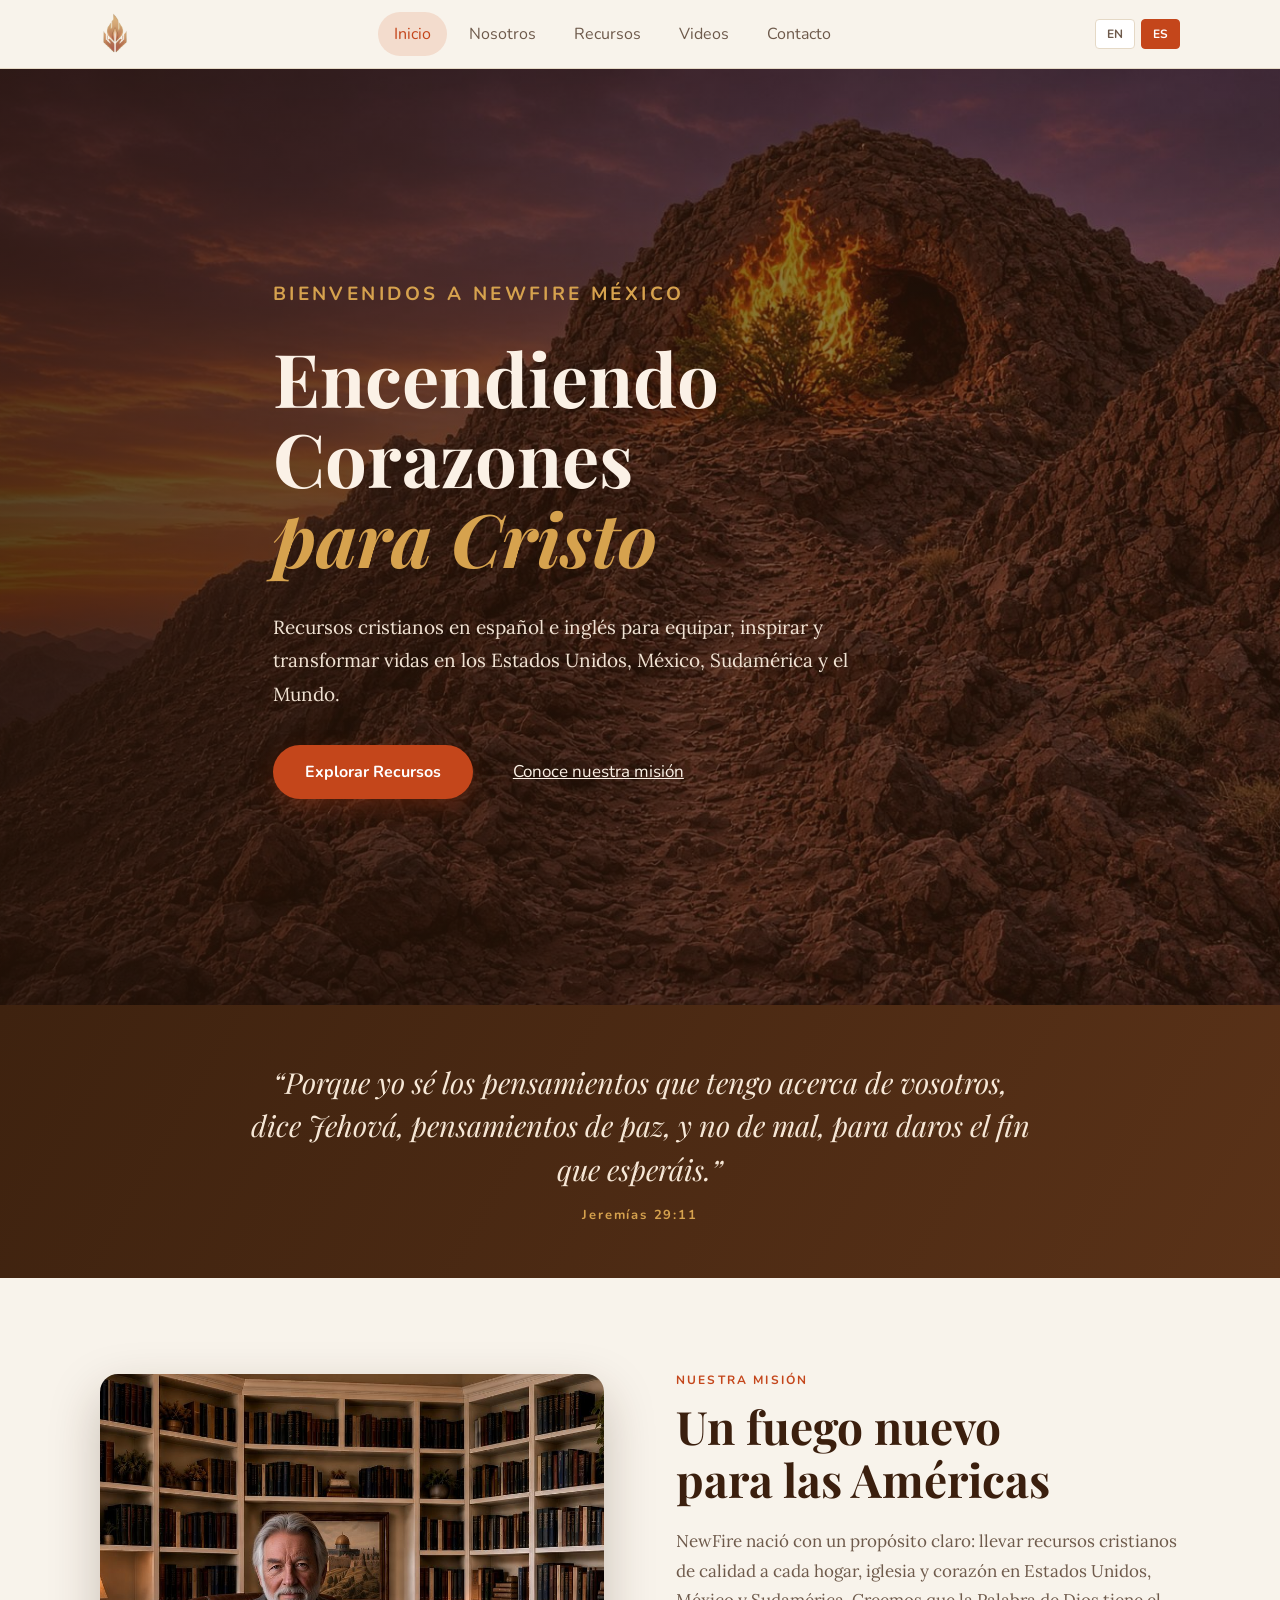
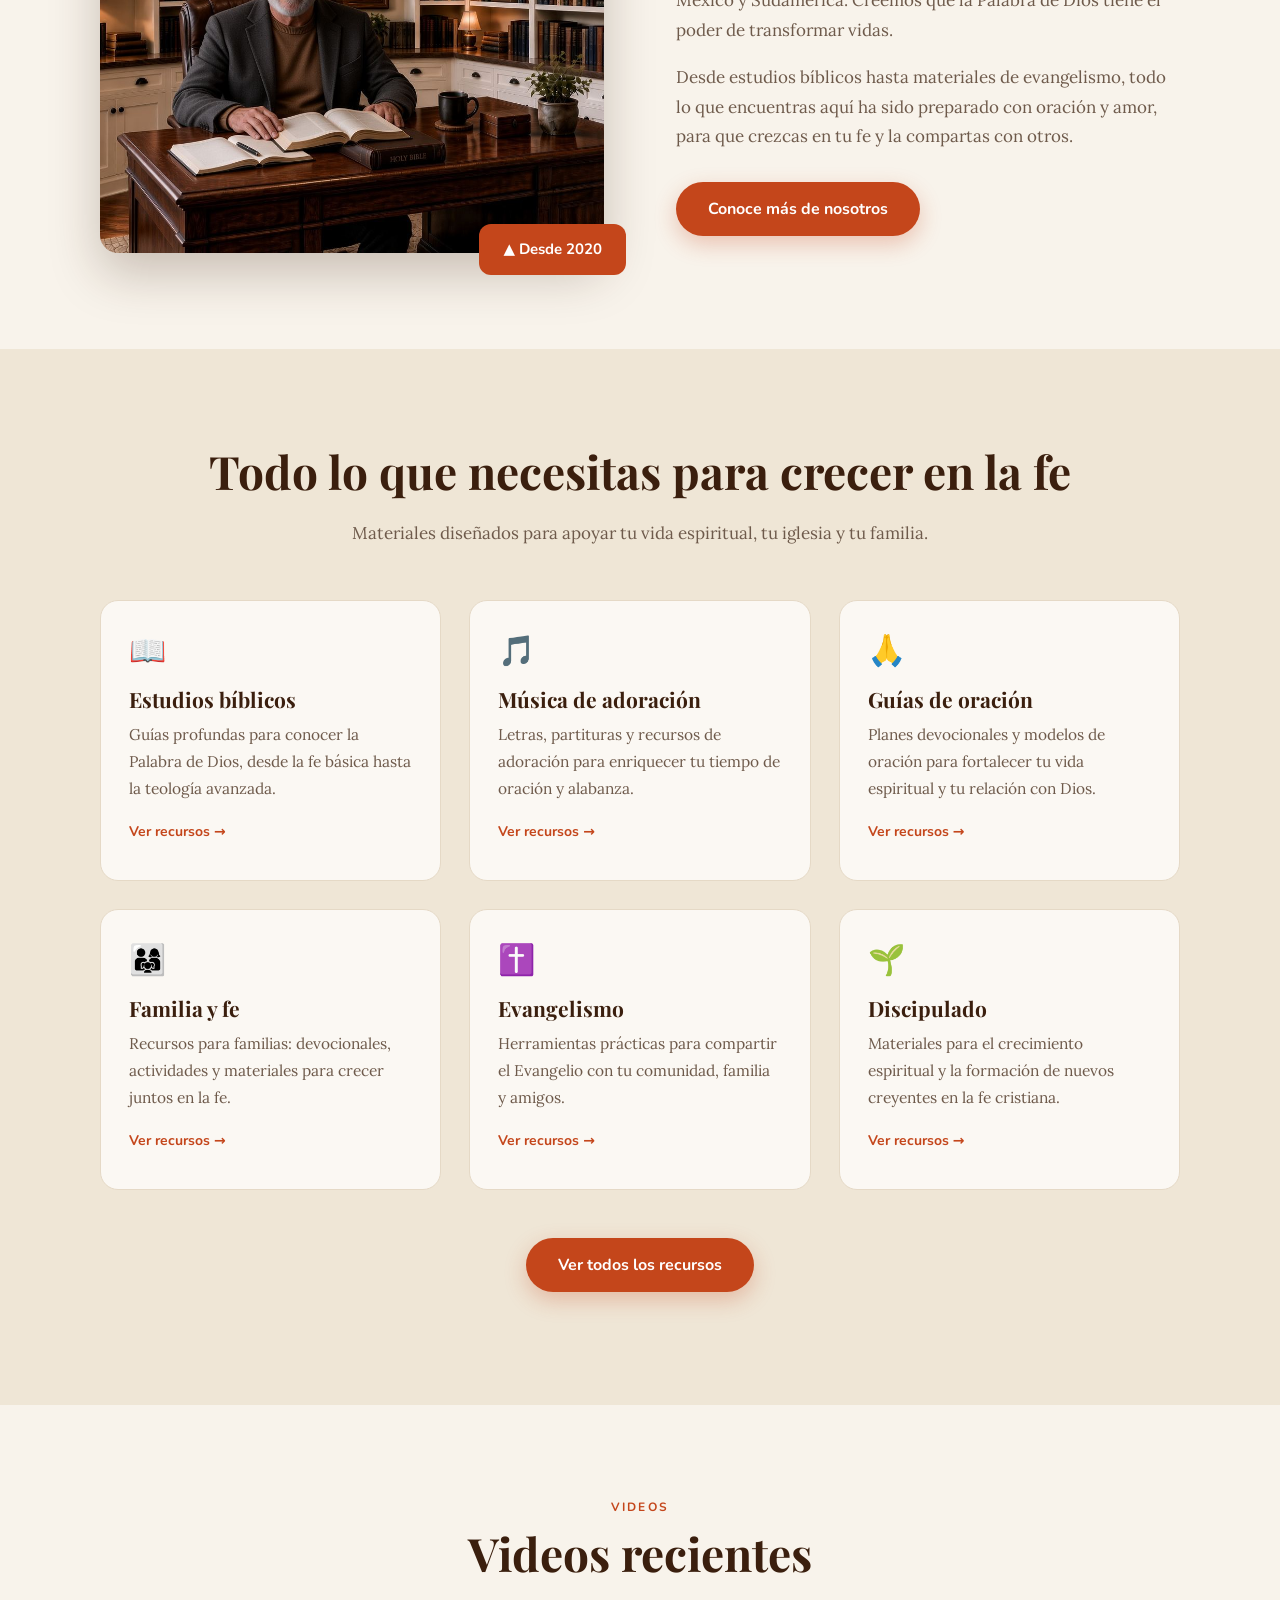
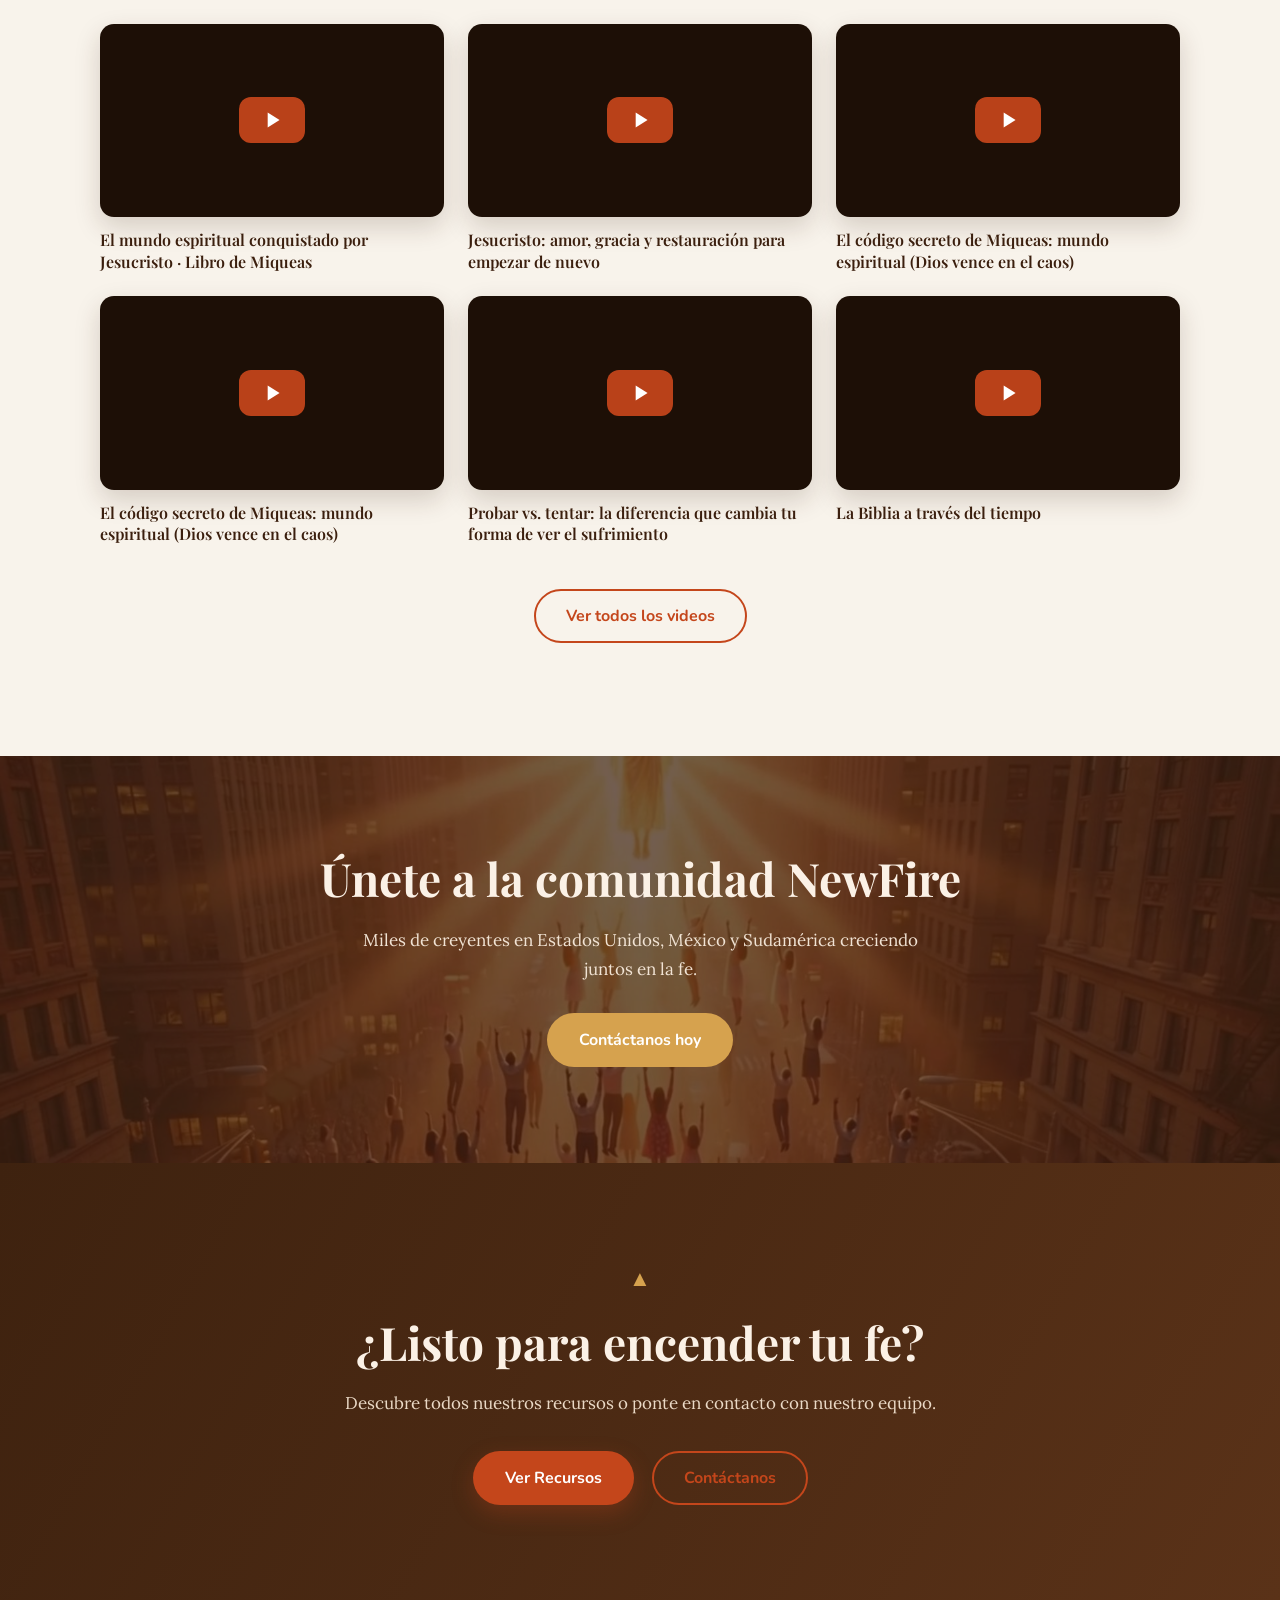
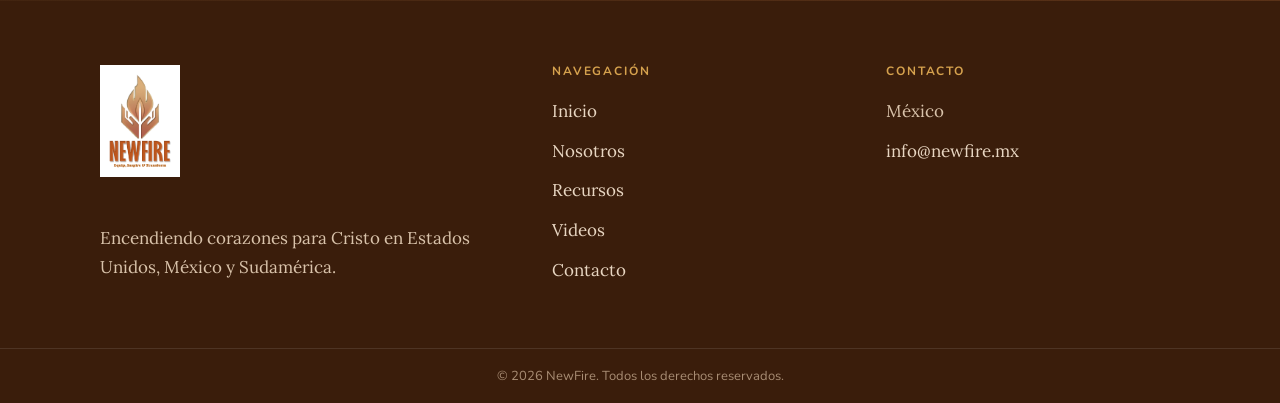
<file: index.html>
<!doctype html>
<html lang="es">
<head>
<meta charset="utf-8">
<meta name="viewport" content="width=device-width,initial-scale=1">
<title>NewFire México – Recursos cristianos</title>
<meta name="description" content="Recursos cristianos gratuitos en español e inglés.">
<link rel="icon" href="./assets/img/favicon.png">
<link rel="alternate" hreflang="es" href="https://newfire.mx/">
<link rel="alternate" hreflang="en" href="https://newfire.mx/en/">
<link rel="preconnect" href="https://fonts.googleapis.com"><link rel="preconnect" href="https://fonts.gstatic.com" crossorigin>
<link href="https://fonts.googleapis.com/css2?family=Lora:ital,wght@0,400;0,500;1,400&family=Nunito:wght@400;600;700&family=Playfair+Display:ital,wght@0,600;0,700;1,600&display=swap" rel="stylesheet">
<link rel="stylesheet" href="./assets/style.css">
</head>
<body>
<header class="site-header"><div class="wrap bar">
<a class="brand" href="./" aria-label="NewFire"><img src="./assets/img/logo.png" alt="NewFire"></a>
<nav class="nav"><a href="./" aria-current=page>Inicio</a><a href="./nosotros/">Nosotros</a><a href="./recursos/">Recursos</a><a href="./videos/">Videos</a><a href="./contacto/">Contacto</a></nav>
<div class="langs"><a href="./en/" hreflang="en">EN</a><a href="./" hreflang="es" aria-current=true>ES</a></div>
</div></header>
<main>
<section class="hero" style="background-image:url(./assets/img/hero-home.jpg)"><div class="wrap"><div class="hero-inner"><p class="eyebrow">Bienvenidos a NewFire México</p><h1>Encendiendo Corazones <em>para Cristo</em></h1><p>Recursos cristianos en español e inglés para equipar, inspirar y transformar vidas en los Estados Unidos, México, Sudamérica y el Mundo.</p><div class="actions"><a class="btn btn-flame" href="./recursos/">Explorar Recursos</a><a class="link-under" href="#mision">Conoce nuestra misión</a></div></div></div></section><section class="verse band on-dark"><div class="wrap"><blockquote>“Porque yo sé los pensamientos que tengo acerca de vosotros, dice Jehová, pensamientos de paz, y no de mal, para daros el fin que esperáis.”<cite>Jeremías 29:11</cite></blockquote></div></section><section id="mision"><div class="wrap split">
<div class="photo"><img src="./assets/img/mission.jpg" alt="" loading="lazy"><span class="badge">▲ Desde 2020</span></div>
<div><p class="eyebrow">Nuestra misión</p><h2>Un fuego nuevo para las Américas</h2>
<p>NewFire nació con un propósito claro: llevar recursos cristianos de calidad a cada hogar, iglesia y corazón en Estados Unidos, México y Sudamérica. Creemos que la Palabra de Dios tiene el poder de transformar vidas.</p>
<p>Desde estudios bíblicos hasta materiales de evangelismo, todo lo que encuentras aquí ha sido preparado con oración y amor, para que crezcas en tu fe y la compartas con otros.</p>
<p style="margin-top:30px"><a class="btn btn-flame" href="./nosotros/">Conoce más de nosotros</a></p></div>
</div></section>
<section class="alt"><div class="wrap center"><h2>Todo lo que necesitas para crecer en la fe</h2>
<p class="lead">Materiales diseñados para apoyar tu vida espiritual, tu iglesia y tu familia.</p>
<div class="grid-3" style="text-align:left"><div class="card"><div class="icon" aria-hidden="true">📖</div><h3>Estudios bíblicos</h3><p>Guías profundas para conocer la Palabra de Dios, desde la fe básica hasta la teología avanzada.</p><a class="more" href="./recursos/">Ver recursos →</a></div><div class="card"><div class="icon" aria-hidden="true">🎵</div><h3>Música de adoración</h3><p>Letras, partituras y recursos de adoración para enriquecer tu tiempo de oración y alabanza.</p><a class="more" href="./recursos/">Ver recursos →</a></div><div class="card"><div class="icon" aria-hidden="true">🙏</div><h3>Guías de oración</h3><p>Planes devocionales y modelos de oración para fortalecer tu vida espiritual y tu relación con Dios.</p><a class="more" href="./recursos/">Ver recursos →</a></div><div class="card"><div class="icon" aria-hidden="true">👨‍👩‍👧</div><h3>Familia y fe</h3><p>Recursos para familias: devocionales, actividades y materiales para crecer juntos en la fe.</p><a class="more" href="./recursos/">Ver recursos →</a></div><div class="card"><div class="icon" aria-hidden="true">✝️</div><h3>Evangelismo</h3><p>Herramientas prácticas para compartir el Evangelio con tu comunidad, familia y amigos.</p><a class="more" href="./recursos/">Ver recursos →</a></div><div class="card"><div class="icon" aria-hidden="true">🌱</div><h3>Discipulado</h3><p>Materiales para el crecimiento espiritual y la formación de nuevos creyentes en la fe cristiana.</p><a class="more" href="./recursos/">Ver recursos →</a></div></div>
<p style="margin-top:48px"><a class="btn btn-flame" href="./recursos/">Ver todos los recursos</a></p></div></section>
<section><div class="wrap center"><p class="eyebrow">Videos</p><h2>Videos recientes</h2>
<div class="vgrid" data-videos="6"></div><p style="margin-top:44px"><a class="btn btn-outline" href="./videos/">Ver todos los videos</a></p></div></section>
<section class="photo-band" style="background-image:url(./assets/img/community.jpg)"><div class="wrap"><h2>Únete a la comunidad NewFire</h2>
<p>Miles de creyentes en Estados Unidos, México y Sudamérica creciendo juntos en la fe.</p>
<a class="btn btn-gold" href="./contacto/">Contáctanos hoy</a></div></section>
<section class="band on-dark center"><div class="wrap"><div class="flame-mark" aria-hidden="true">▲</div><h2>¿Listo para encender tu fe?</h2>
<p class="lead" style="margin-bottom:32px">Descubre todos nuestros recursos o ponte en contacto con nuestro equipo.</p>
<div class="actions" style="justify-content:center"><a class="btn btn-flame" href="./recursos/">Ver Recursos</a><a class="btn btn-outline" href="./contacto/">Contáctanos</a></div></div></section>
</main>
<footer class="site-footer"><div class="wrap fgrid">
<div><div class="logo-box"><img src="./assets/img/logo-full.png" alt="NewFire"></div><p>Encendiendo corazones para Cristo en Estados Unidos, México y Sudamérica.</p></div>
<div><h4>Navegación</h4><ul><li><a href="./">Inicio</a></li><li><a href="./nosotros/">Nosotros</a></li><li><a href="./recursos/">Recursos</a></li><li><a href="./videos/">Videos</a></li><li><a href="./contacto/">Contacto</a></li></ul></div>
<div><h4>Contacto</h4><ul><li>México</li><li><a href="mailto:info@newfire.mx">info@newfire.mx</a></li></ul></div>
</div><div class="copy">© 2026 NewFire. Todos los derechos reservados.</div></footer>
<script src="./assets/content.js"></script>
<script src="./assets/site.js"></script>
</body>
</html>
</file>
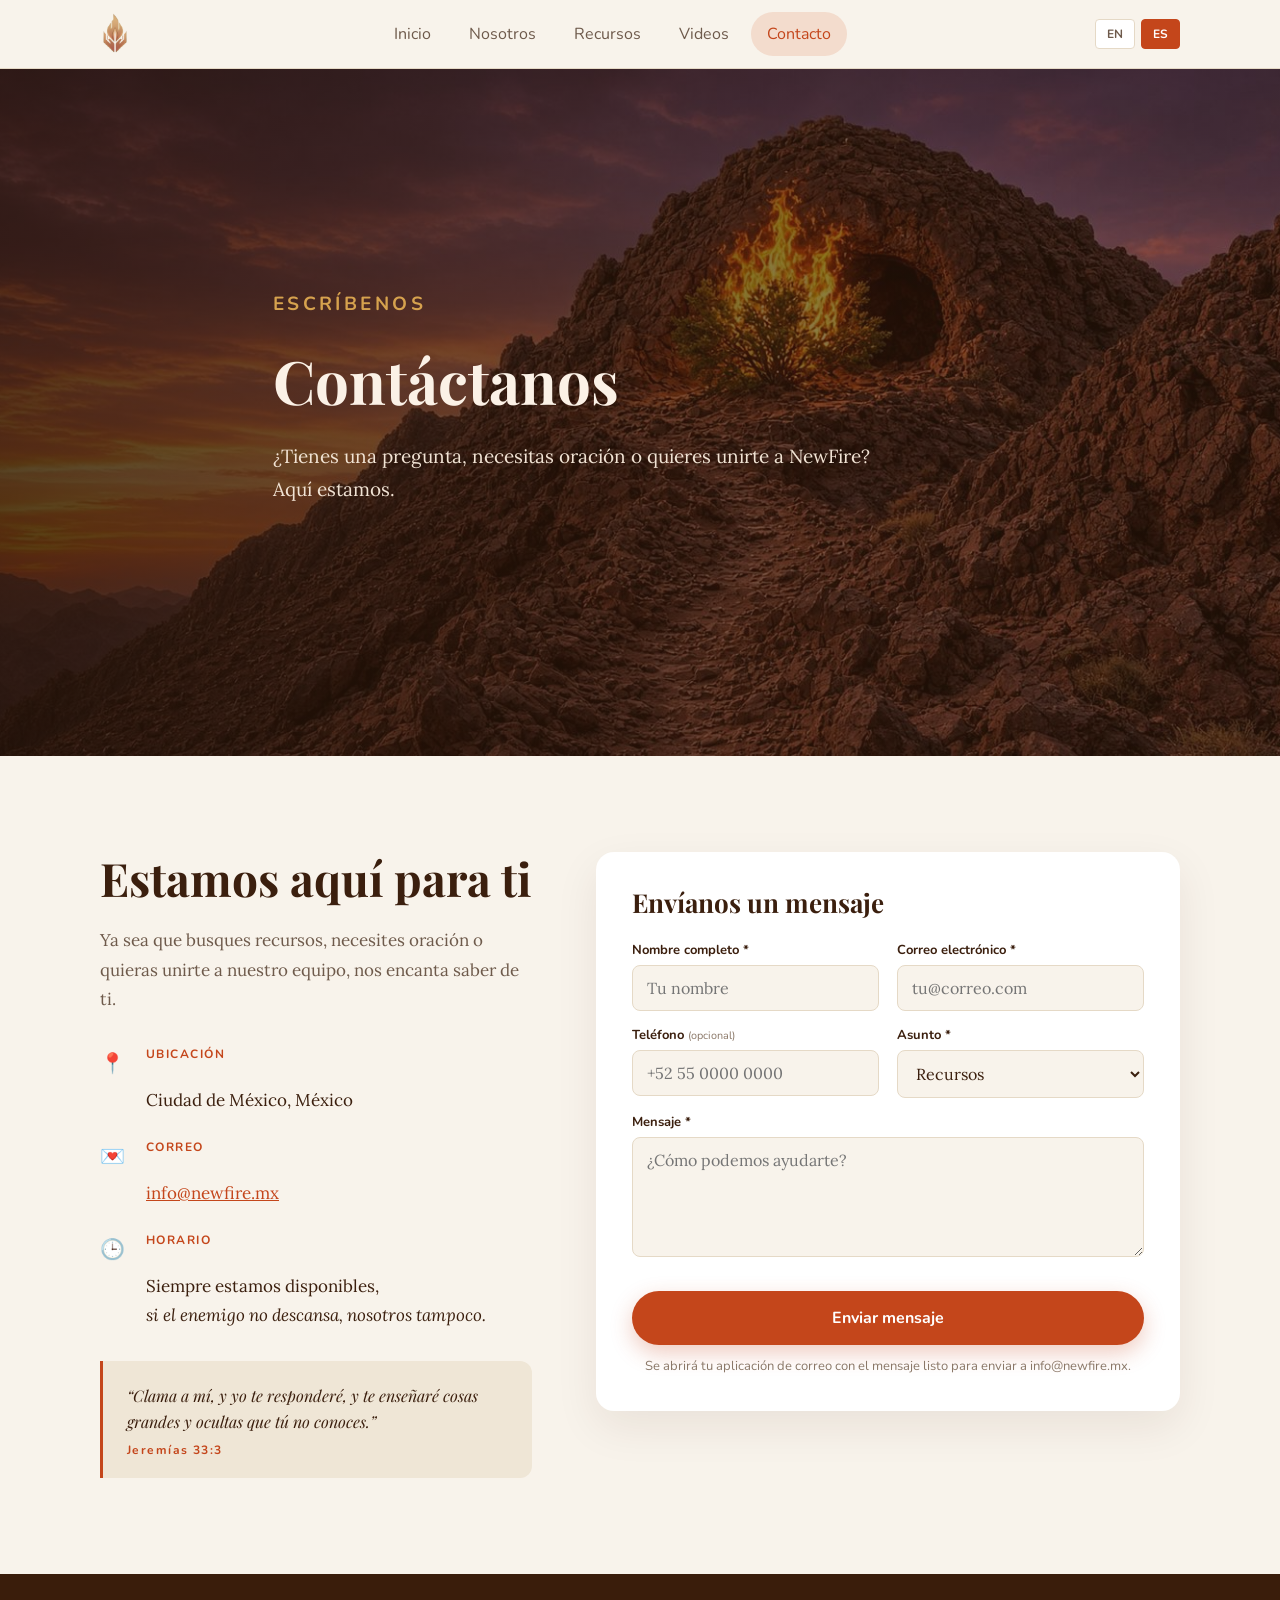
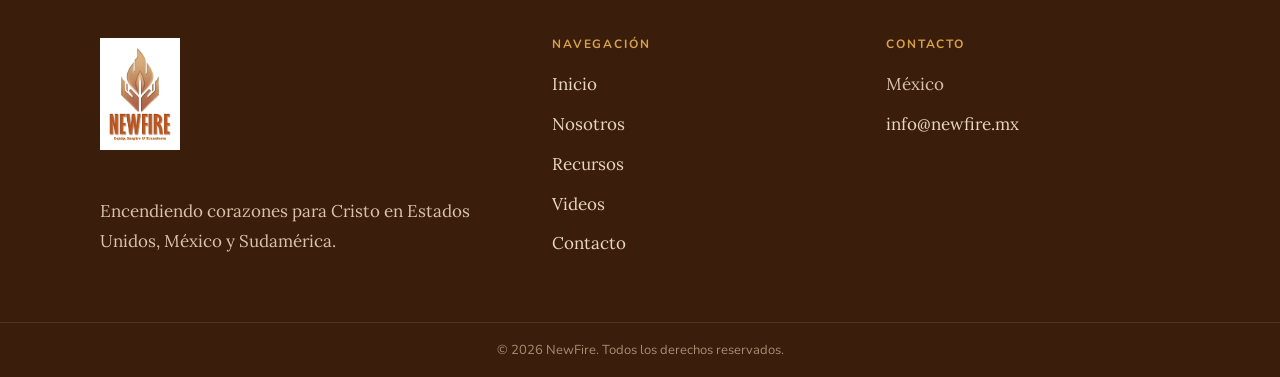
<file: contacto/index.html>
<!doctype html>
<html lang="es">
<head>
<meta charset="utf-8">
<meta name="viewport" content="width=device-width,initial-scale=1">
<title>Contacto – NewFire</title>
<meta name="description" content="Contáctanos.">
<link rel="icon" href="../assets/img/favicon.png">
<link rel="alternate" hreflang="es" href="https://newfire.mx/contacto/">
<link rel="alternate" hreflang="en" href="https://newfire.mx/en/contact/">
<link rel="preconnect" href="https://fonts.googleapis.com"><link rel="preconnect" href="https://fonts.gstatic.com" crossorigin>
<link href="https://fonts.googleapis.com/css2?family=Lora:ital,wght@0,400;0,500;1,400&family=Nunito:wght@400;600;700&family=Playfair+Display:ital,wght@0,600;0,700;1,600&display=swap" rel="stylesheet">
<link rel="stylesheet" href="../assets/style.css">
</head>
<body>
<header class="site-header"><div class="wrap bar">
<a class="brand" href="../" aria-label="NewFire"><img src="../assets/img/logo.png" alt="NewFire"></a>
<nav class="nav"><a href="../">Inicio</a><a href="../nosotros/">Nosotros</a><a href="../recursos/">Recursos</a><a href="../videos/">Videos</a><a href="../contacto/" aria-current=page>Contacto</a></nav>
<div class="langs"><a href="../en/contact/" hreflang="en">EN</a><a href="../contacto/" hreflang="es" aria-current=true>ES</a></div>
</div></header>
<main>
<section class="hero page" style="background-image:url(../assets/img/hero-contact.jpg)"><div class="wrap"><div class="hero-inner"><p class="eyebrow">Escríbenos</p><h1>Contáctanos</h1><p>¿Tienes una pregunta, necesitas oración o quieres unirte a NewFire? Aquí estamos.</p></div></div></section><section><div class="wrap contact-grid">
<div><h2>Estamos aquí para ti</h2>
<p>Ya sea que busques recursos, necesites oración o quieras unirte a nuestro equipo, nos encanta saber de ti.</p>
<ul class="info">
<li><span class="ico" aria-hidden="true">📍</span><span class="lbl">Ubicación</span><span class="val">Ciudad de México, México</span></li>
<li><span class="ico" aria-hidden="true">💌</span><span class="lbl">Correo</span><span class="val"><a href="mailto:info@newfire.mx">info@newfire.mx</a></span></li>
<li><span class="ico" aria-hidden="true">🕒</span><span class="lbl">Horario</span><span class="val">Siempre estamos disponibles,<br><em>si el enemigo no descansa, nosotros tampoco.</em></span></li>
</ul>
<div class="side-quote">“Clama a mí, y yo te responderé, y te enseñaré cosas grandes y ocultas que tú no conoces.”<cite>Jeremías 33:3</cite></div></div>
<form class="form"><h3 style="font-size:26px;margin-bottom:26px">Envíanos un mensaje</h3>
<div class="row"><div class="f"><label for="fullname">Nombre completo *</label><input id="fullname" name="fullname" required placeholder="Tu nombre"></div>
<div class="f"><label for="email">Correo electrónico *</label><input id="email" name="email" type="email" required placeholder="tu@correo.com"></div></div>
<div class="row"><div class="f"><label for="phone">Teléfono <small>(opcional)</small></label><input id="phone" name="phone" type="tel" placeholder="+52 55 0000 0000"></div>
<div class="f"><label for="subject">Asunto *</label><select id="subject" name="subject" required><option value="resources">Recursos</option><option value="prayer">Petición de oración</option><option value="join">Quiero unirme a NewFire</option><option value="other">Otro</option></select></div></div>
<div class="f"><label for="message">Mensaje *</label><textarea id="message" name="message" required placeholder="¿Cómo podemos ayudarte?"></textarea></div>
<button class="btn btn-flame" type="submit">Enviar mensaje</button>
<p class="note">Se abrirá tu aplicación de correo con el mensaje listo para enviar a info@newfire.mx.</p></form>
</div></section>
</main>
<footer class="site-footer"><div class="wrap fgrid">
<div><div class="logo-box"><img src="../assets/img/logo-full.png" alt="NewFire"></div><p>Encendiendo corazones para Cristo en Estados Unidos, México y Sudamérica.</p></div>
<div><h4>Navegación</h4><ul><li><a href="../">Inicio</a></li><li><a href="../nosotros/">Nosotros</a></li><li><a href="../recursos/">Recursos</a></li><li><a href="../videos/">Videos</a></li><li><a href="../contacto/">Contacto</a></li></ul></div>
<div><h4>Contacto</h4><ul><li>México</li><li><a href="mailto:info@newfire.mx">info@newfire.mx</a></li></ul></div>
</div><div class="copy">© 2026 NewFire. Todos los derechos reservados.</div></footer>
<script src="../assets/content.js"></script>
<script src="../assets/site.js"></script>
</body>
</html>
</file>
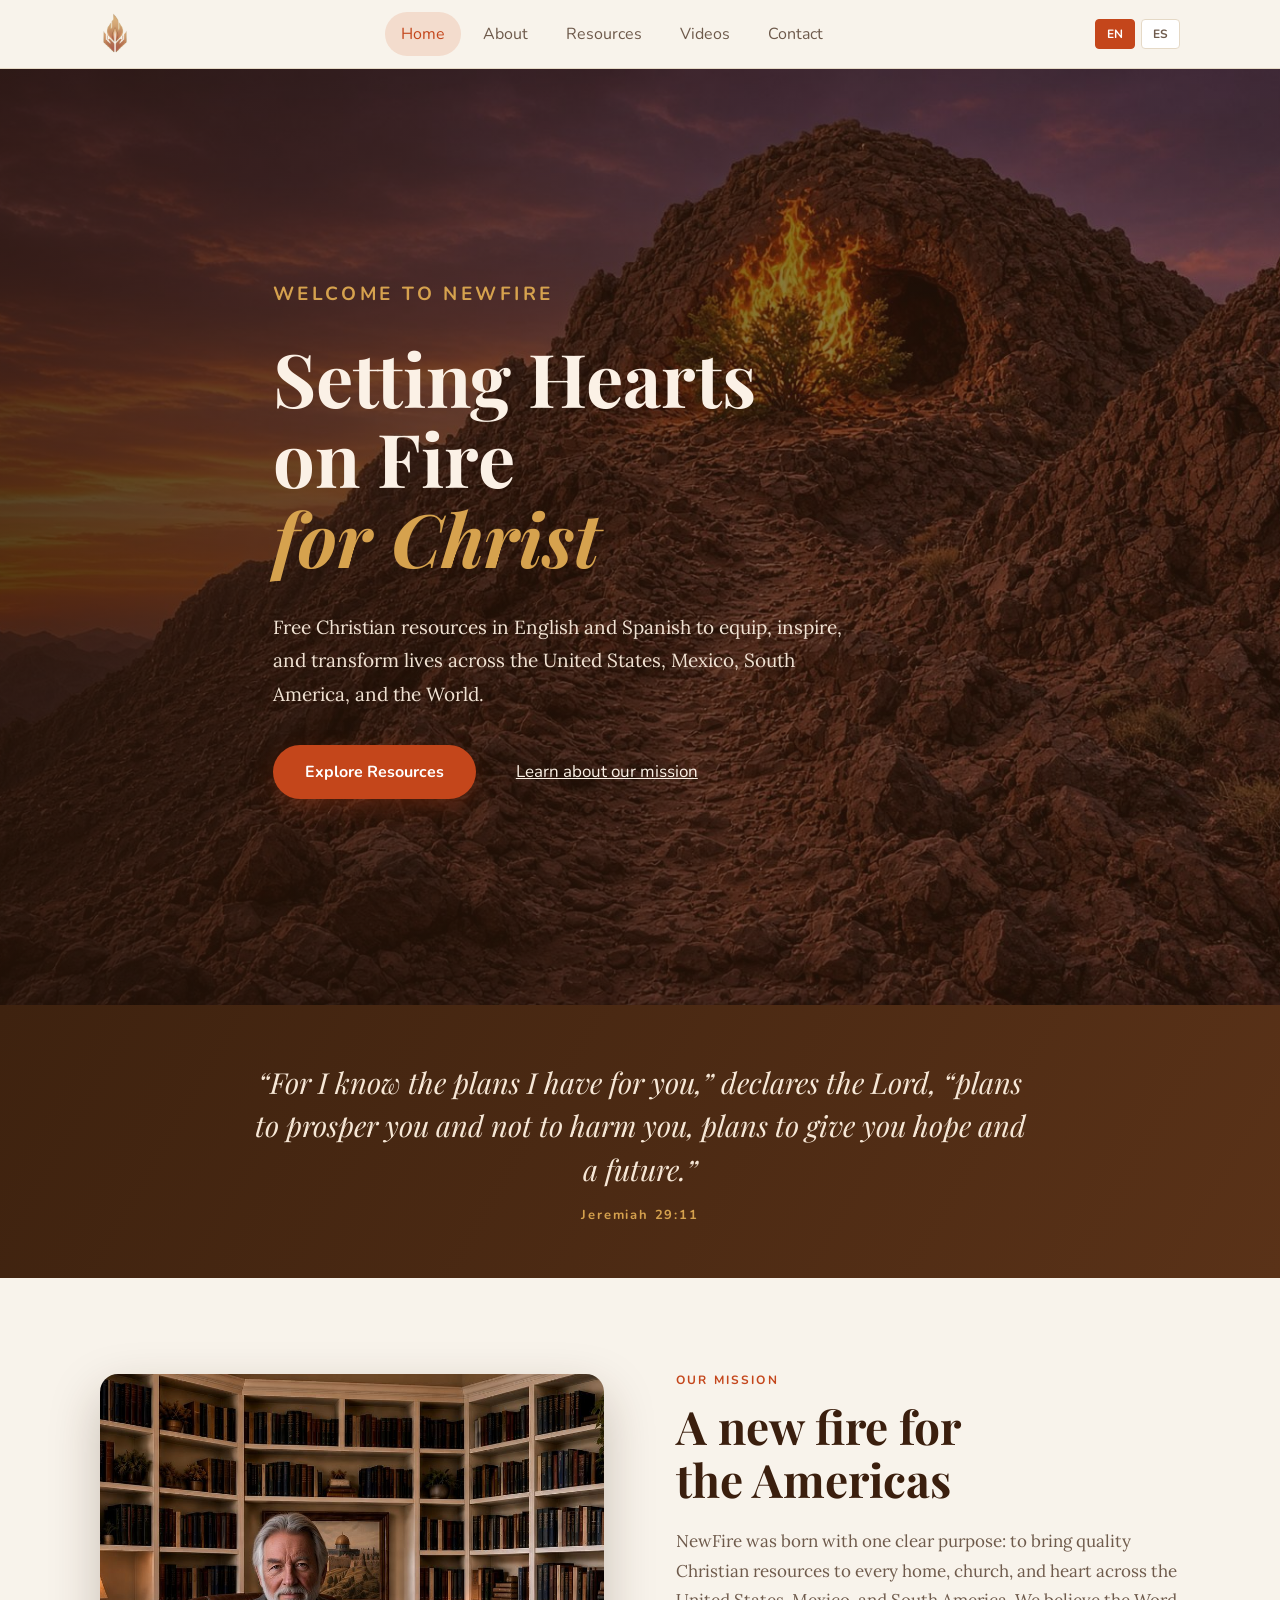
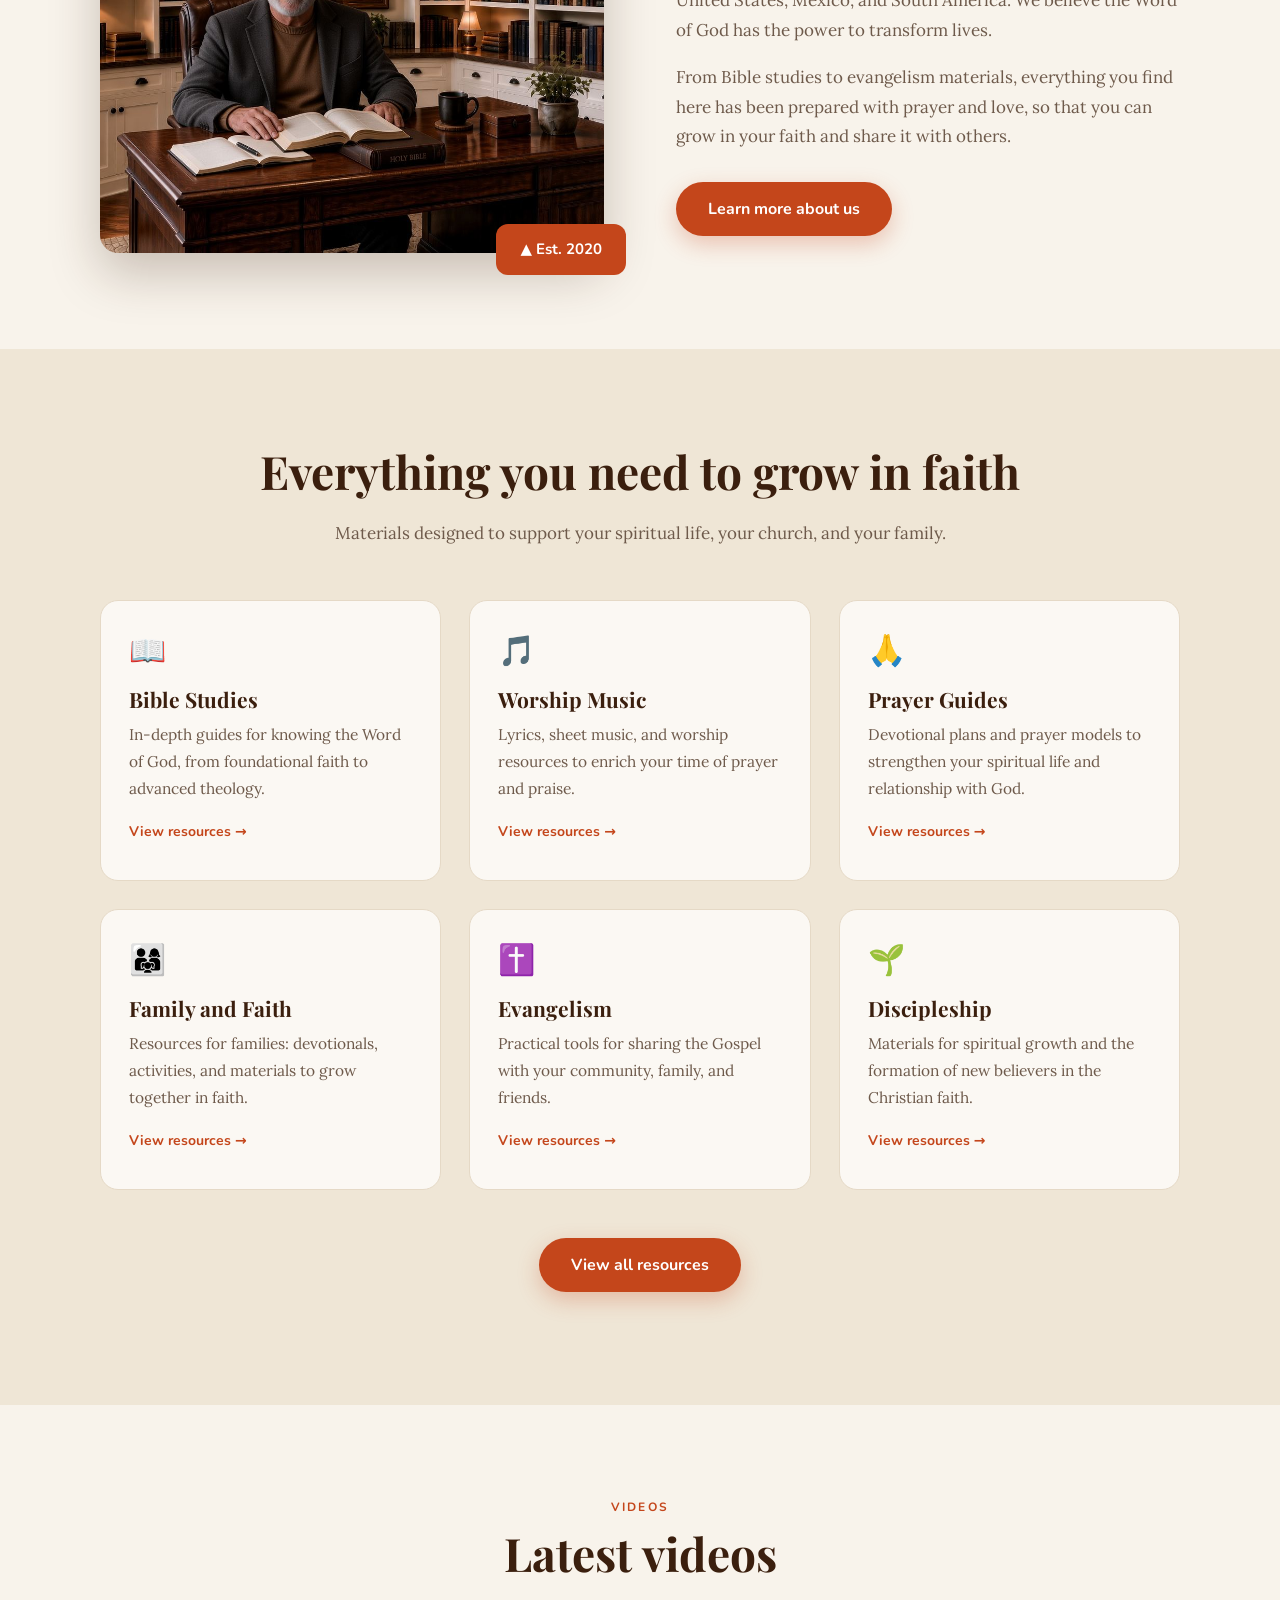
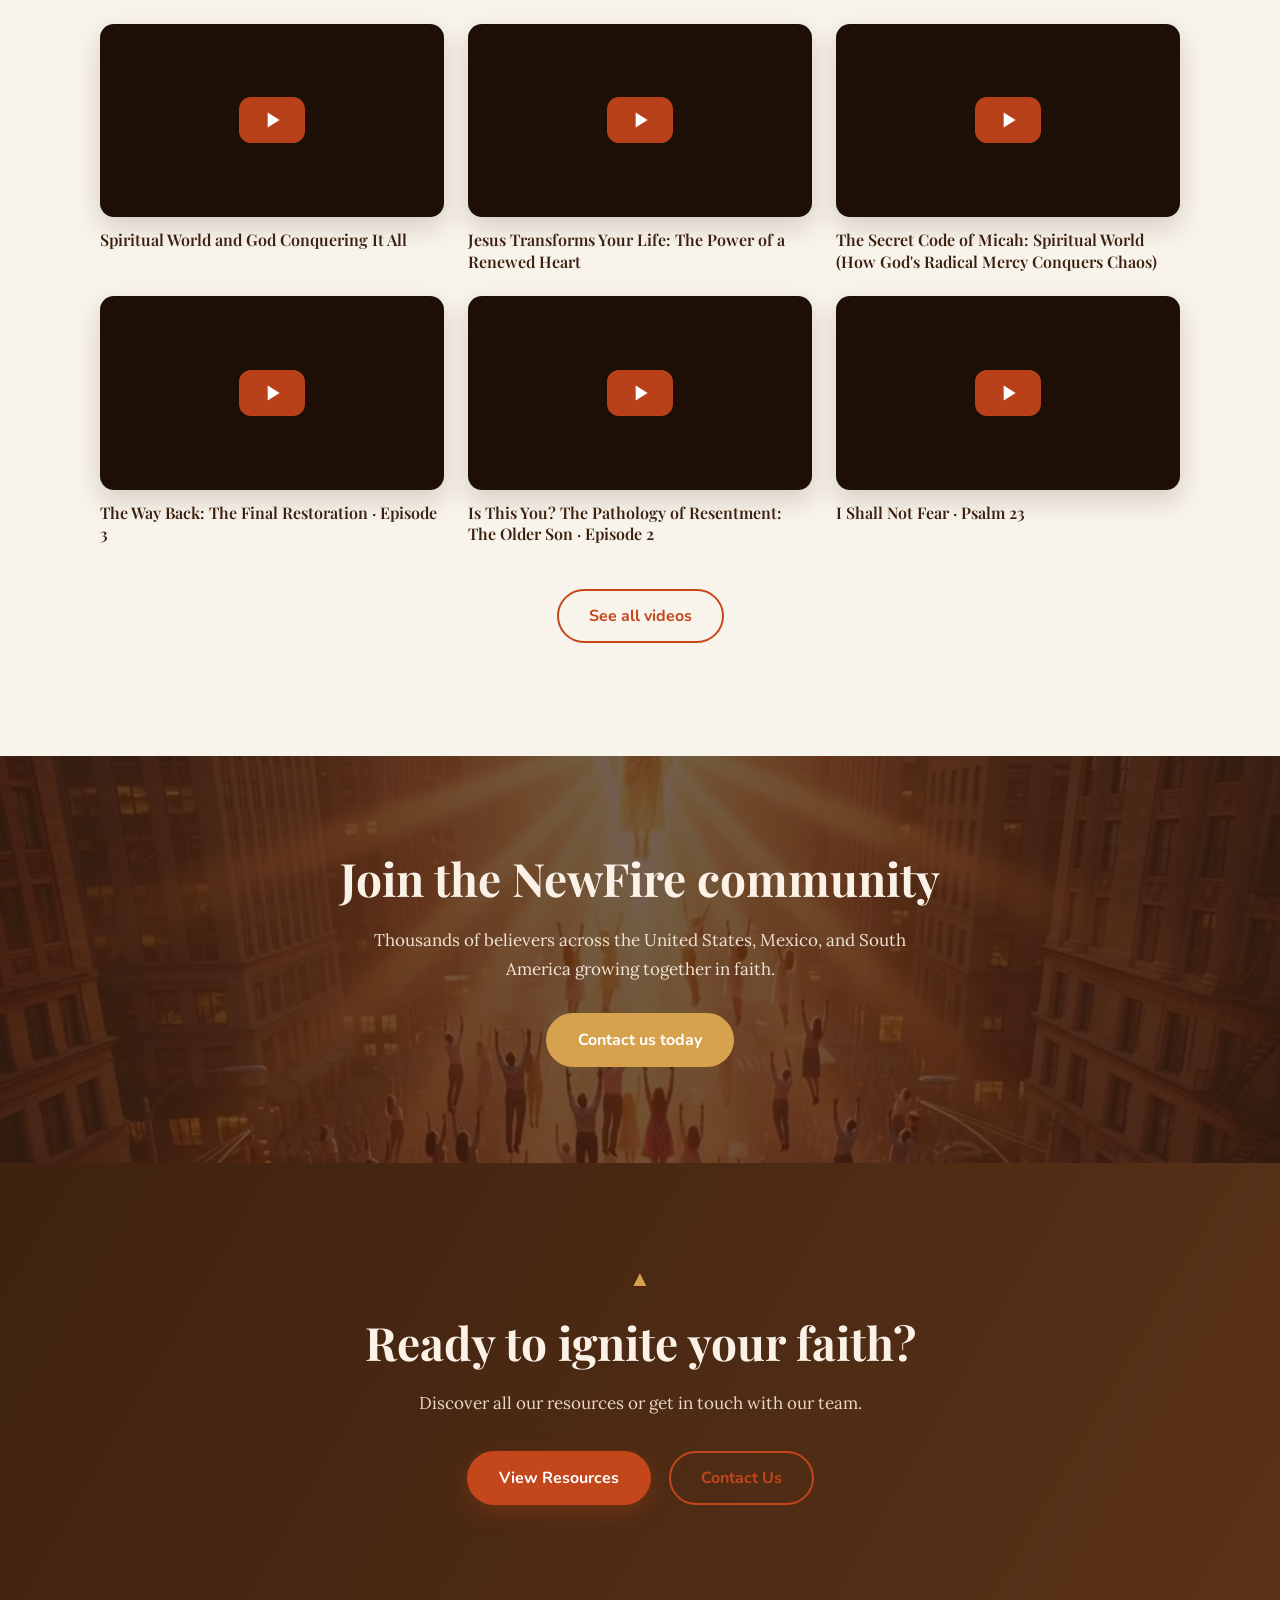
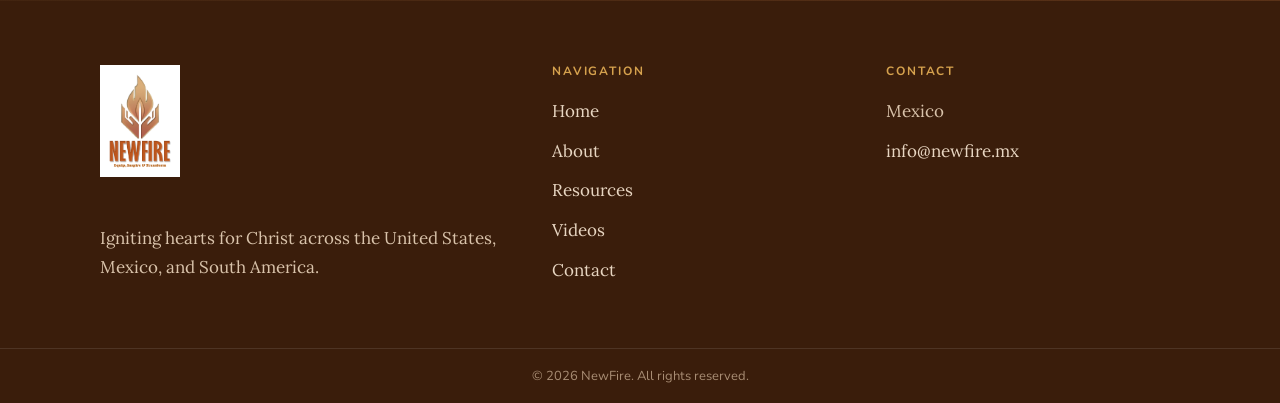
<file: en/index.html>
<!doctype html>
<html lang="en">
<head>
<meta charset="utf-8">
<meta name="viewport" content="width=device-width,initial-scale=1">
<title>NewFire – Free Christian Resources</title>
<meta name="description" content="Free Christian resources in English and Spanish.">
<link rel="icon" href="../assets/img/favicon.png">
<link rel="alternate" hreflang="es" href="https://newfire.mx/">
<link rel="alternate" hreflang="en" href="https://newfire.mx/en/">
<link rel="preconnect" href="https://fonts.googleapis.com"><link rel="preconnect" href="https://fonts.gstatic.com" crossorigin>
<link href="https://fonts.googleapis.com/css2?family=Lora:ital,wght@0,400;0,500;1,400&family=Nunito:wght@400;600;700&family=Playfair+Display:ital,wght@0,600;0,700;1,600&display=swap" rel="stylesheet">
<link rel="stylesheet" href="../assets/style.css">
</head>
<body>
<header class="site-header"><div class="wrap bar">
<a class="brand" href="../en/" aria-label="NewFire"><img src="../assets/img/logo.png" alt="NewFire"></a>
<nav class="nav"><a href="../en/" aria-current=page>Home</a><a href="../en/about/">About</a><a href="../en/resources/">Resources</a><a href="../en/videos/">Videos</a><a href="../en/contact/">Contact</a></nav>
<div class="langs"><a href="../en/" hreflang="en" aria-current=true>EN</a><a href="../" hreflang="es">ES</a></div>
</div></header>
<main>
<section class="hero" style="background-image:url(../assets/img/hero-home.jpg)"><div class="wrap"><div class="hero-inner"><p class="eyebrow">Welcome to NewFire</p><h1>Setting Hearts on Fire <em>for Christ</em></h1><p>Free Christian resources in English and Spanish to equip, inspire, and transform lives across the United States, Mexico, South America, and the World.</p><div class="actions"><a class="btn btn-flame" href="../en/resources/">Explore Resources</a><a class="link-under" href="#mision">Learn about our mission</a></div></div></div></section><section class="verse band on-dark"><div class="wrap"><blockquote>“For I know the plans I have for you,” declares the Lord, “plans to prosper you and not to harm you, plans to give you hope and a future.”<cite>Jeremiah 29:11</cite></blockquote></div></section><section id="mision"><div class="wrap split">
<div class="photo"><img src="../assets/img/mission.jpg" alt="" loading="lazy"><span class="badge">▲ Est. 2020</span></div>
<div><p class="eyebrow">Our mission</p><h2>A new fire for the Americas</h2>
<p>NewFire was born with one clear purpose: to bring quality Christian resources to every home, church, and heart across the United States, Mexico, and South America. We believe the Word of God has the power to transform lives.</p>
<p>From Bible studies to evangelism materials, everything you find here has been prepared with prayer and love, so that you can grow in your faith and share it with others.</p>
<p style="margin-top:30px"><a class="btn btn-flame" href="../en/about/">Learn more about us</a></p></div>
</div></section>
<section class="alt"><div class="wrap center"><h2>Everything you need to grow in faith</h2>
<p class="lead">Materials designed to support your spiritual life, your church, and your family.</p>
<div class="grid-3" style="text-align:left"><div class="card"><div class="icon" aria-hidden="true">📖</div><h3>Bible Studies</h3><p>In-depth guides for knowing the Word of God, from foundational faith to advanced theology.</p><a class="more" href="../en/resources/">View resources →</a></div><div class="card"><div class="icon" aria-hidden="true">🎵</div><h3>Worship Music</h3><p>Lyrics, sheet music, and worship resources to enrich your time of prayer and praise.</p><a class="more" href="../en/resources/">View resources →</a></div><div class="card"><div class="icon" aria-hidden="true">🙏</div><h3>Prayer Guides</h3><p>Devotional plans and prayer models to strengthen your spiritual life and relationship with God.</p><a class="more" href="../en/resources/">View resources →</a></div><div class="card"><div class="icon" aria-hidden="true">👨‍👩‍👧</div><h3>Family and Faith</h3><p>Resources for families: devotionals, activities, and materials to grow together in faith.</p><a class="more" href="../en/resources/">View resources →</a></div><div class="card"><div class="icon" aria-hidden="true">✝️</div><h3>Evangelism</h3><p>Practical tools for sharing the Gospel with your community, family, and friends.</p><a class="more" href="../en/resources/">View resources →</a></div><div class="card"><div class="icon" aria-hidden="true">🌱</div><h3>Discipleship</h3><p>Materials for spiritual growth and the formation of new believers in the Christian faith.</p><a class="more" href="../en/resources/">View resources →</a></div></div>
<p style="margin-top:48px"><a class="btn btn-flame" href="../en/resources/">View all resources</a></p></div></section>
<section><div class="wrap center"><p class="eyebrow">Videos</p><h2>Latest videos</h2>
<div class="vgrid" data-videos="6"></div><p style="margin-top:44px"><a class="btn btn-outline" href="../en/videos/">See all videos</a></p></div></section>
<section class="photo-band" style="background-image:url(../assets/img/community.jpg)"><div class="wrap"><h2>Join the NewFire community</h2>
<p>Thousands of believers across the United States, Mexico, and South America growing together in faith.</p>
<a class="btn btn-gold" href="../en/contact/">Contact us today</a></div></section>
<section class="band on-dark center"><div class="wrap"><div class="flame-mark" aria-hidden="true">▲</div><h2>Ready to ignite your faith?</h2>
<p class="lead" style="margin-bottom:32px">Discover all our resources or get in touch with our team.</p>
<div class="actions" style="justify-content:center"><a class="btn btn-flame" href="../en/resources/">View Resources</a><a class="btn btn-outline" href="../en/contact/">Contact Us</a></div></div></section>
</main>
<footer class="site-footer"><div class="wrap fgrid">
<div><div class="logo-box"><img src="../assets/img/logo-full.png" alt="NewFire"></div><p>Igniting hearts for Christ across the United States, Mexico, and South America.</p></div>
<div><h4>Navigation</h4><ul><li><a href="../en/">Home</a></li><li><a href="../en/about/">About</a></li><li><a href="../en/resources/">Resources</a></li><li><a href="../en/videos/">Videos</a></li><li><a href="../en/contact/">Contact</a></li></ul></div>
<div><h4>Contact</h4><ul><li>Mexico</li><li><a href="mailto:info@newfire.mx">info@newfire.mx</a></li></ul></div>
</div><div class="copy">© 2026 NewFire. All rights reserved.</div></footer>
<script src="../assets/content.js"></script>
<script src="../assets/site.js"></script>
</body>
</html>
</file>
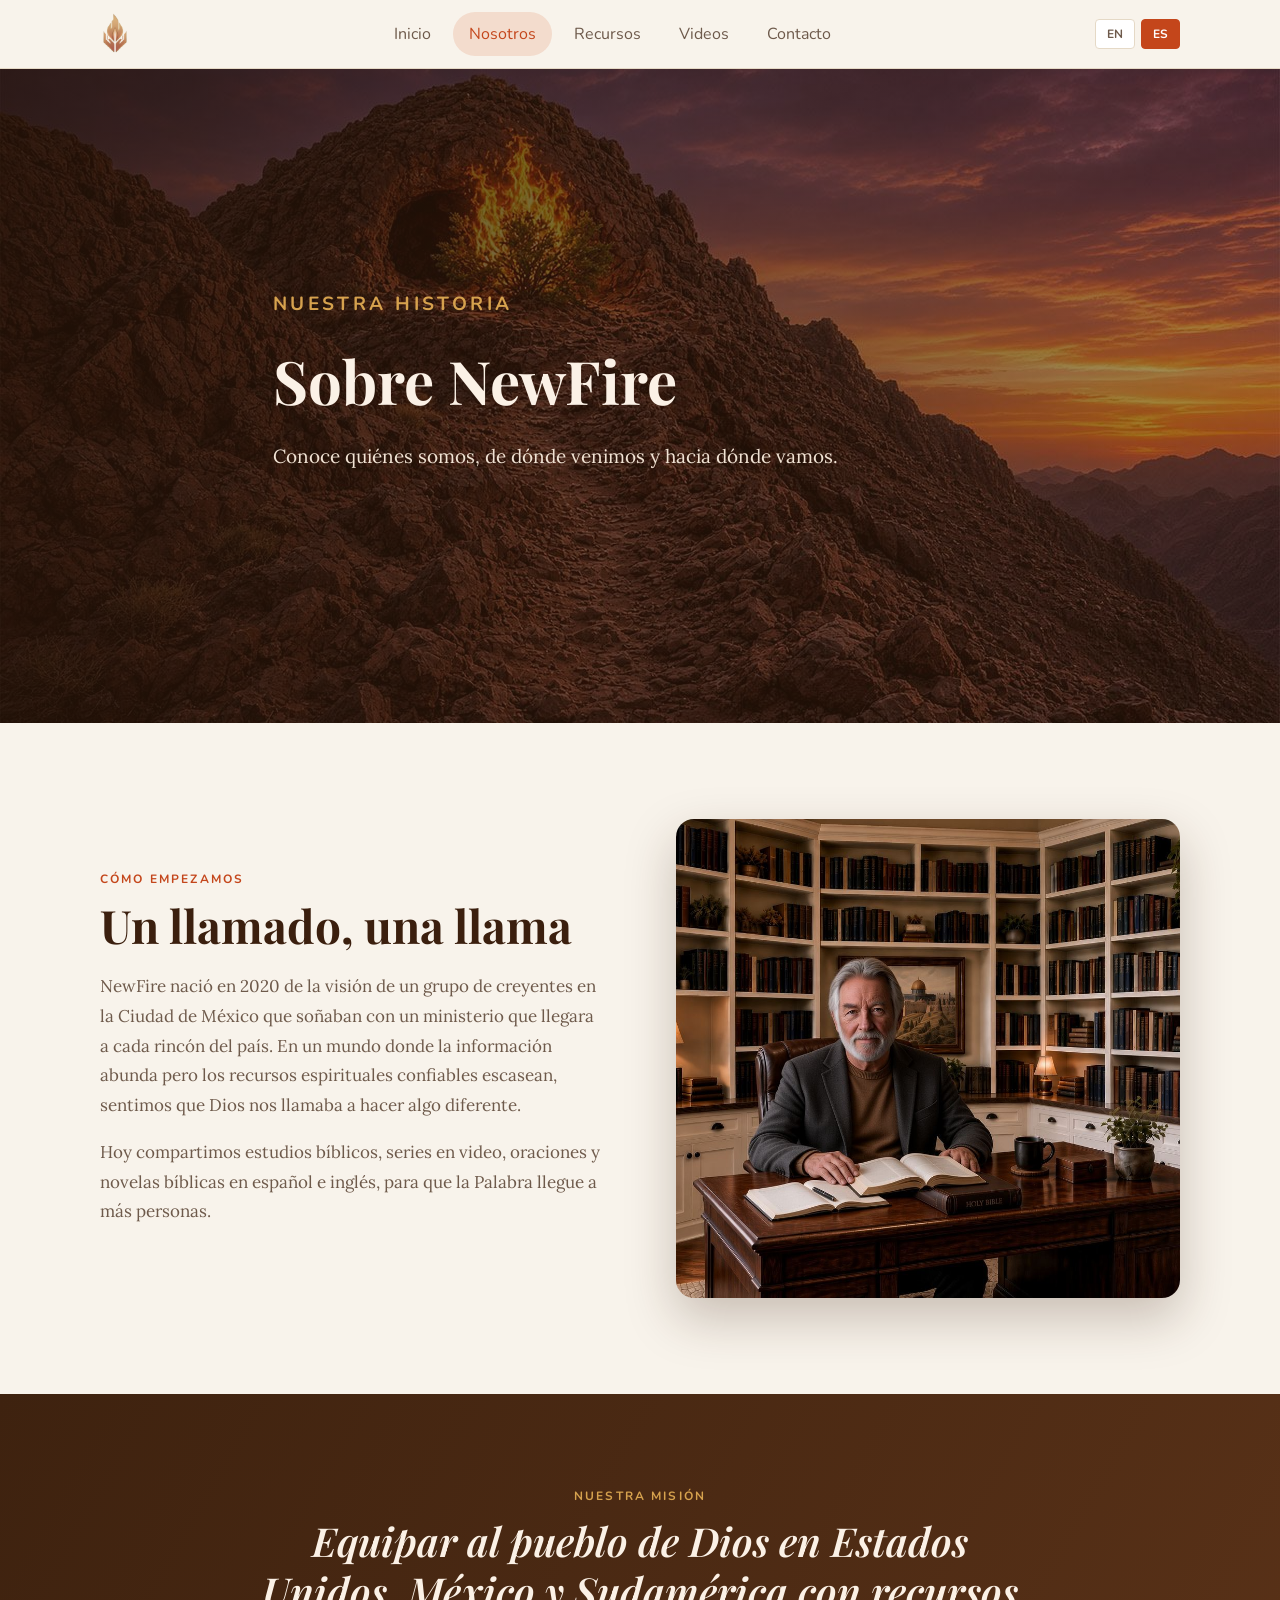
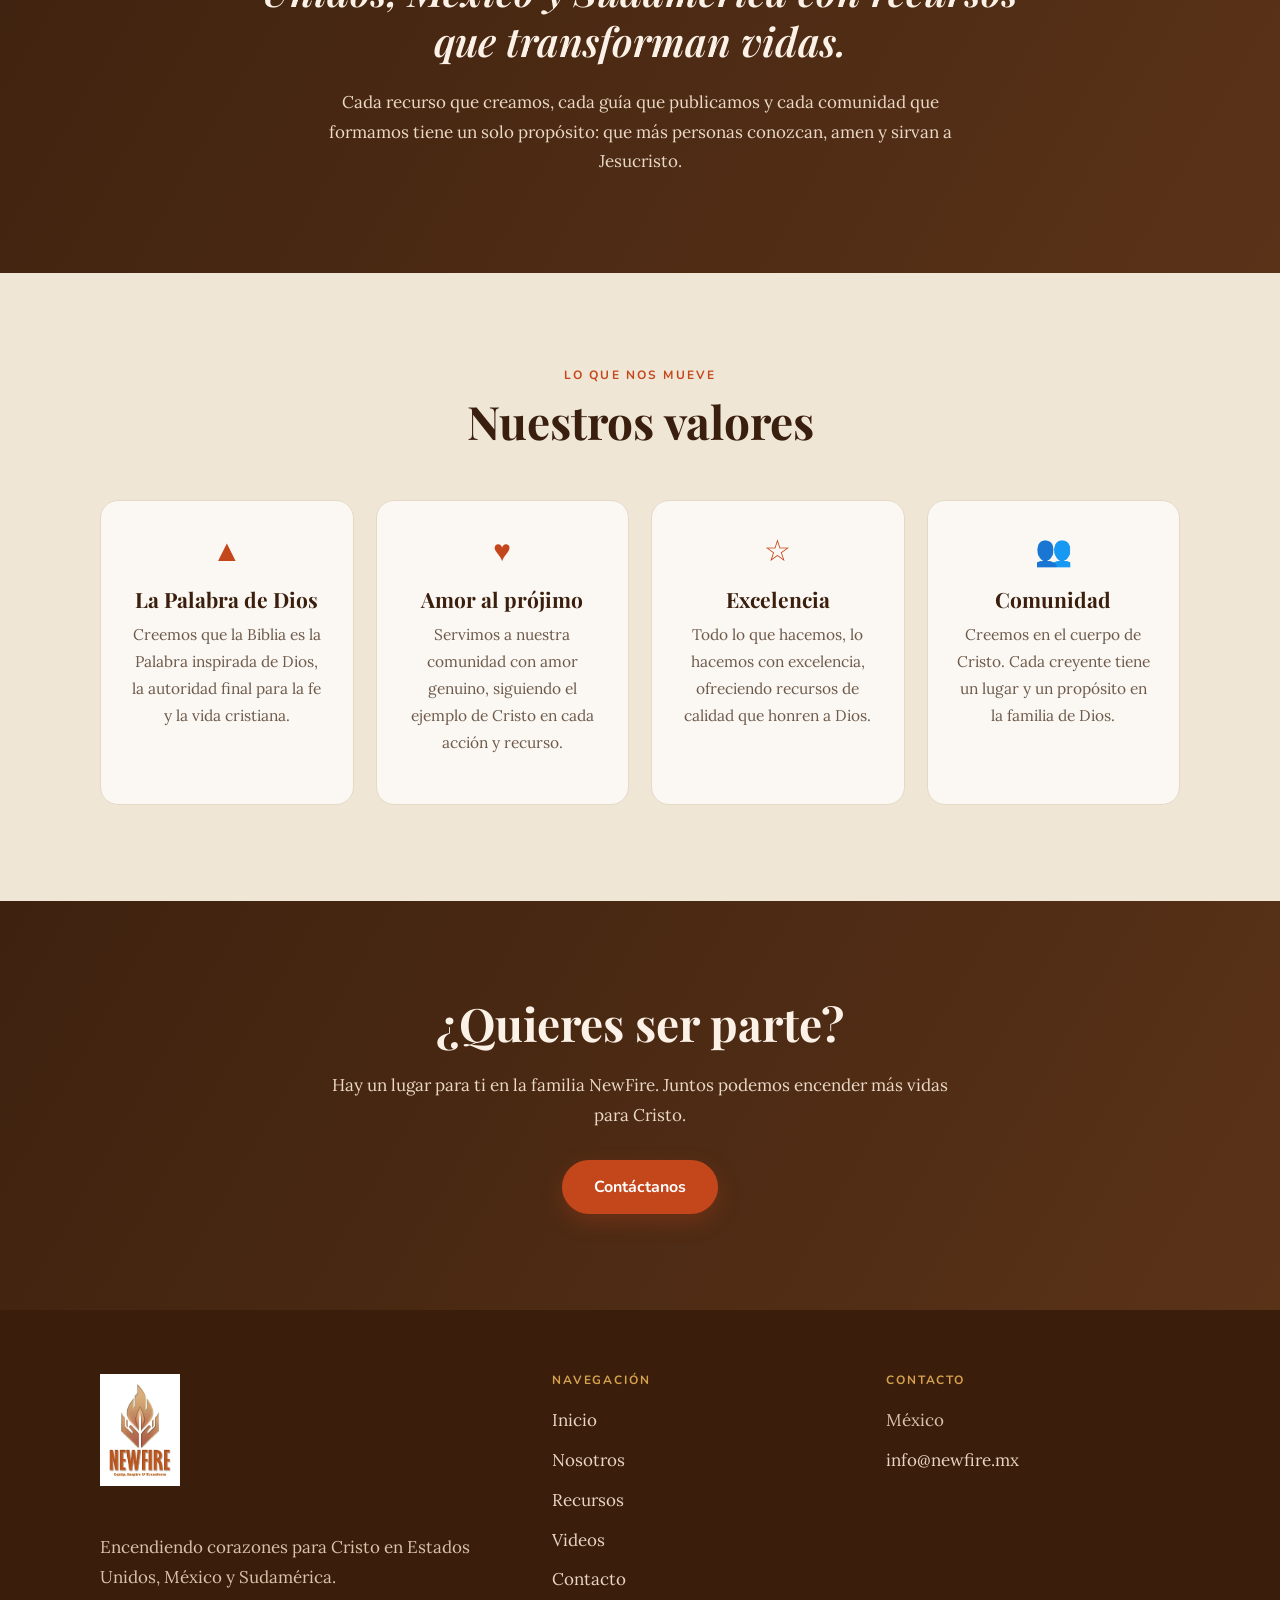
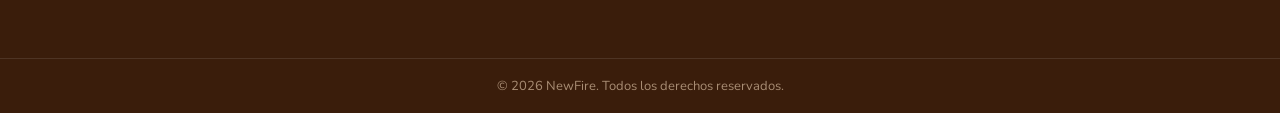
<file: nosotros/index.html>
<!doctype html>
<html lang="es">
<head>
<meta charset="utf-8">
<meta name="viewport" content="width=device-width,initial-scale=1">
<title>Nosotros – NewFire</title>
<meta name="description" content="Quiénes somos.">
<link rel="icon" href="../assets/img/favicon.png">
<link rel="alternate" hreflang="es" href="https://newfire.mx/nosotros/">
<link rel="alternate" hreflang="en" href="https://newfire.mx/en/about/">
<link rel="preconnect" href="https://fonts.googleapis.com"><link rel="preconnect" href="https://fonts.gstatic.com" crossorigin>
<link href="https://fonts.googleapis.com/css2?family=Lora:ital,wght@0,400;0,500;1,400&family=Nunito:wght@400;600;700&family=Playfair+Display:ital,wght@0,600;0,700;1,600&display=swap" rel="stylesheet">
<link rel="stylesheet" href="../assets/style.css">
</head>
<body>
<header class="site-header"><div class="wrap bar">
<a class="brand" href="../" aria-label="NewFire"><img src="../assets/img/logo.png" alt="NewFire"></a>
<nav class="nav"><a href="../">Inicio</a><a href="../nosotros/" aria-current=page>Nosotros</a><a href="../recursos/">Recursos</a><a href="../videos/">Videos</a><a href="../contacto/">Contacto</a></nav>
<div class="langs"><a href="../en/about/" hreflang="en">EN</a><a href="../nosotros/" hreflang="es" aria-current=true>ES</a></div>
</div></header>
<main>
<section class="hero page" style="background-image:url(../assets/img/hero-about.jpg)"><div class="wrap"><div class="hero-inner"><p class="eyebrow">Nuestra historia</p><h1>Sobre NewFire</h1><p>Conoce quiénes somos, de dónde venimos y hacia dónde vamos.</p></div></div></section><section><div class="wrap split">
<div><p class="eyebrow">Cómo empezamos</p><h2>Un llamado, una llama</h2>
<p>NewFire nació en 2020 de la visión de un grupo de creyentes en la Ciudad de México que soñaban con un ministerio que llegara a cada rincón del país. En un mundo donde la información abunda pero los recursos espirituales confiables escasean, sentimos que Dios nos llamaba a hacer algo diferente.</p>
<p>Hoy compartimos estudios bíblicos, series en video, oraciones y novelas bíblicas en español e inglés, para que la Palabra llegue a más personas.</p></div>
<div class="photo"><img src="../assets/img/mission.jpg" alt="" loading="lazy"></div></div></section>
<section class="band on-dark center"><div class="wrap"><p class="eyebrow">Nuestra misión</p>
<blockquote style="margin:0 auto 22px;max-width:780px;font:italic 600 clamp(26px,3.4vw,40px)/1.25 var(--display);color:#fbf1e6">Equipar al pueblo de Dios en Estados Unidos, México y Sudamérica con recursos que transforman vidas.</blockquote>
<p class="lead">Cada recurso que creamos, cada guía que publicamos y cada comunidad que formamos tiene un solo propósito: que más personas conozcan, amen y sirvan a Jesucristo.</p></div></section>
<section class="alt"><div class="wrap center"><p class="eyebrow">Lo que nos mueve</p><h2>Nuestros valores</h2>
<div class="grid-4"><div class="card value"><div class="icon" aria-hidden="true">▲</div><h3>La Palabra de Dios</h3><p>Creemos que la Biblia es la Palabra inspirada de Dios, la autoridad final para la fe y la vida cristiana.</p></div><div class="card value"><div class="icon" aria-hidden="true">♥</div><h3>Amor al prójimo</h3><p>Servimos a nuestra comunidad con amor genuino, siguiendo el ejemplo de Cristo en cada acción y recurso.</p></div><div class="card value"><div class="icon" aria-hidden="true">☆</div><h3>Excelencia</h3><p>Todo lo que hacemos, lo hacemos con excelencia, ofreciendo recursos de calidad que honren a Dios.</p></div><div class="card value"><div class="icon" aria-hidden="true">👥</div><h3>Comunidad</h3><p>Creemos en el cuerpo de Cristo. Cada creyente tiene un lugar y un propósito en la familia de Dios.</p></div></div></div></section>
<section class="band on-dark center"><div class="wrap"><h2>¿Quieres ser parte?</h2>
<p class="lead" style="margin-bottom:30px">Hay un lugar para ti en la familia NewFire. Juntos podemos encender más vidas para Cristo.</p>
<a class="btn btn-flame" href="../contacto/">Contáctanos</a></div></section>
</main>
<footer class="site-footer"><div class="wrap fgrid">
<div><div class="logo-box"><img src="../assets/img/logo-full.png" alt="NewFire"></div><p>Encendiendo corazones para Cristo en Estados Unidos, México y Sudamérica.</p></div>
<div><h4>Navegación</h4><ul><li><a href="../">Inicio</a></li><li><a href="../nosotros/">Nosotros</a></li><li><a href="../recursos/">Recursos</a></li><li><a href="../videos/">Videos</a></li><li><a href="../contacto/">Contacto</a></li></ul></div>
<div><h4>Contacto</h4><ul><li>México</li><li><a href="mailto:info@newfire.mx">info@newfire.mx</a></li></ul></div>
</div><div class="copy">© 2026 NewFire. Todos los derechos reservados.</div></footer>
<script src="../assets/content.js"></script>
<script src="../assets/site.js"></script>
</body>
</html>
</file>
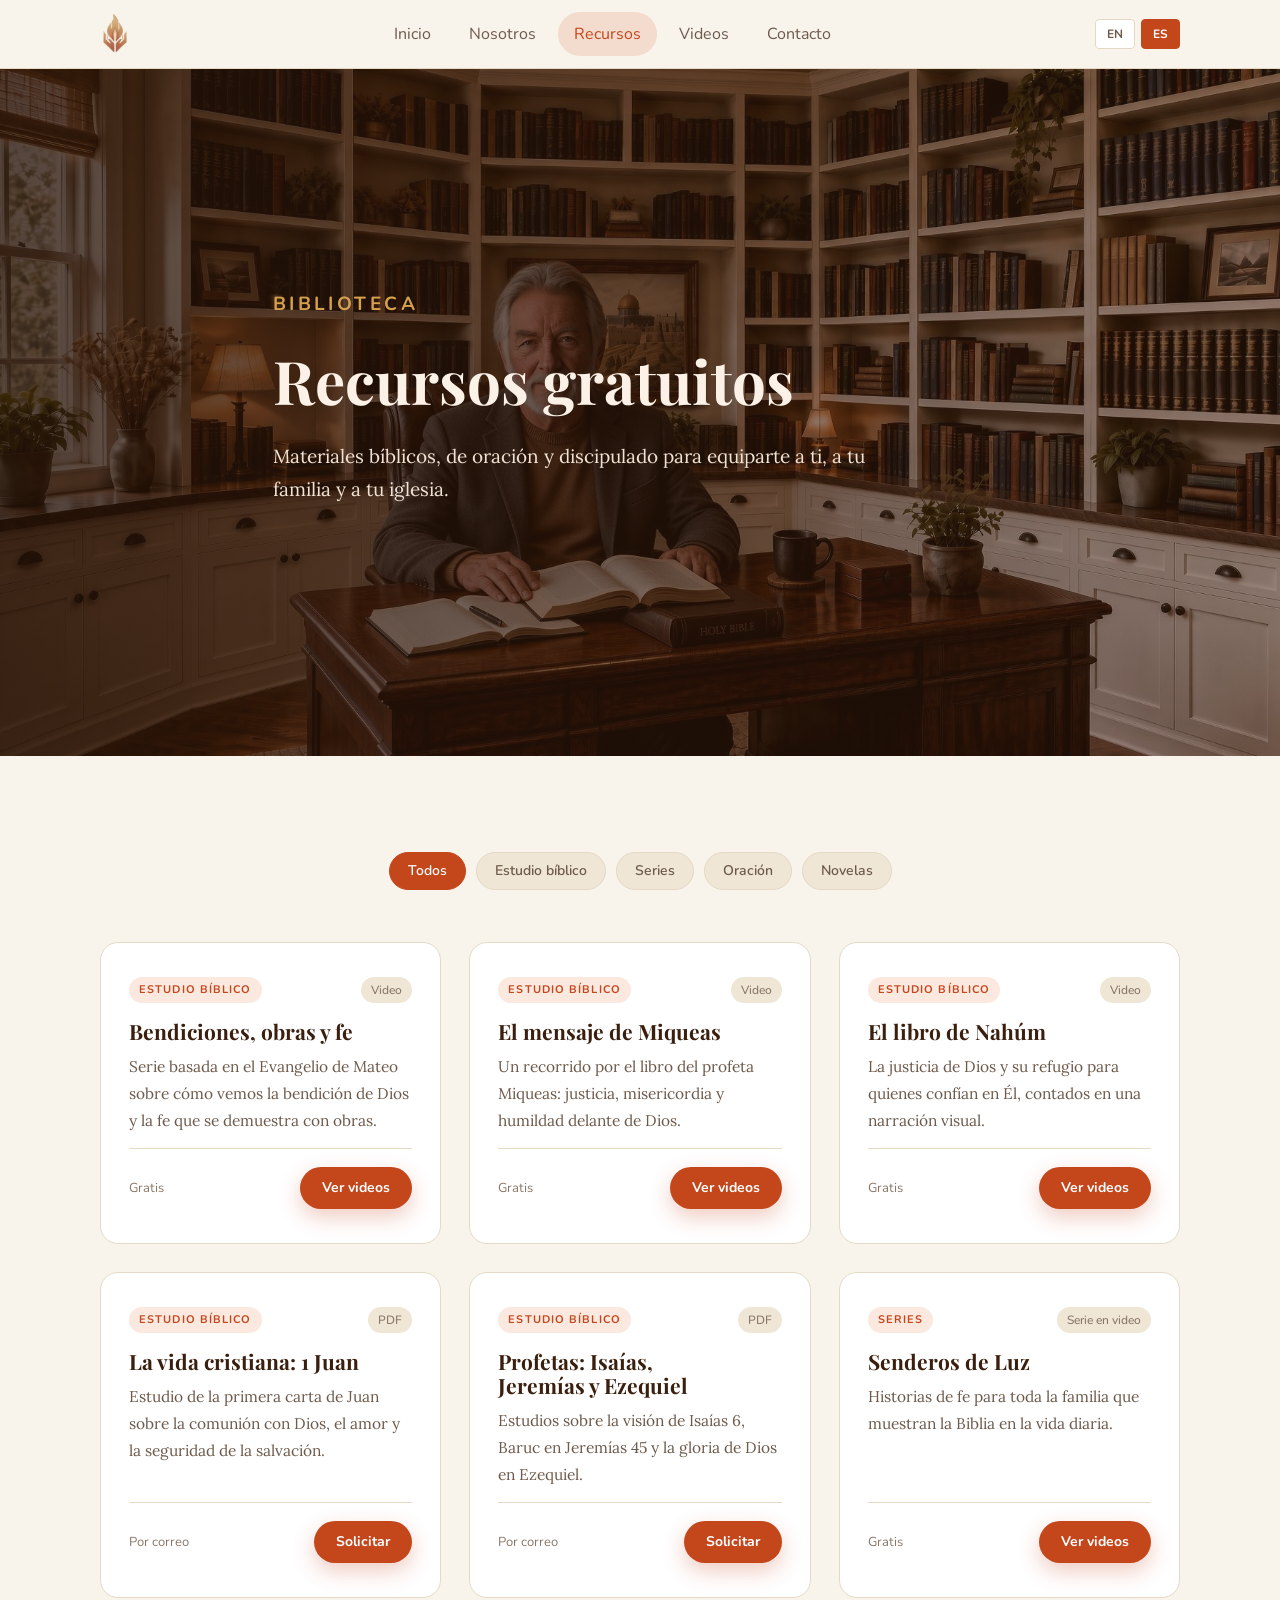
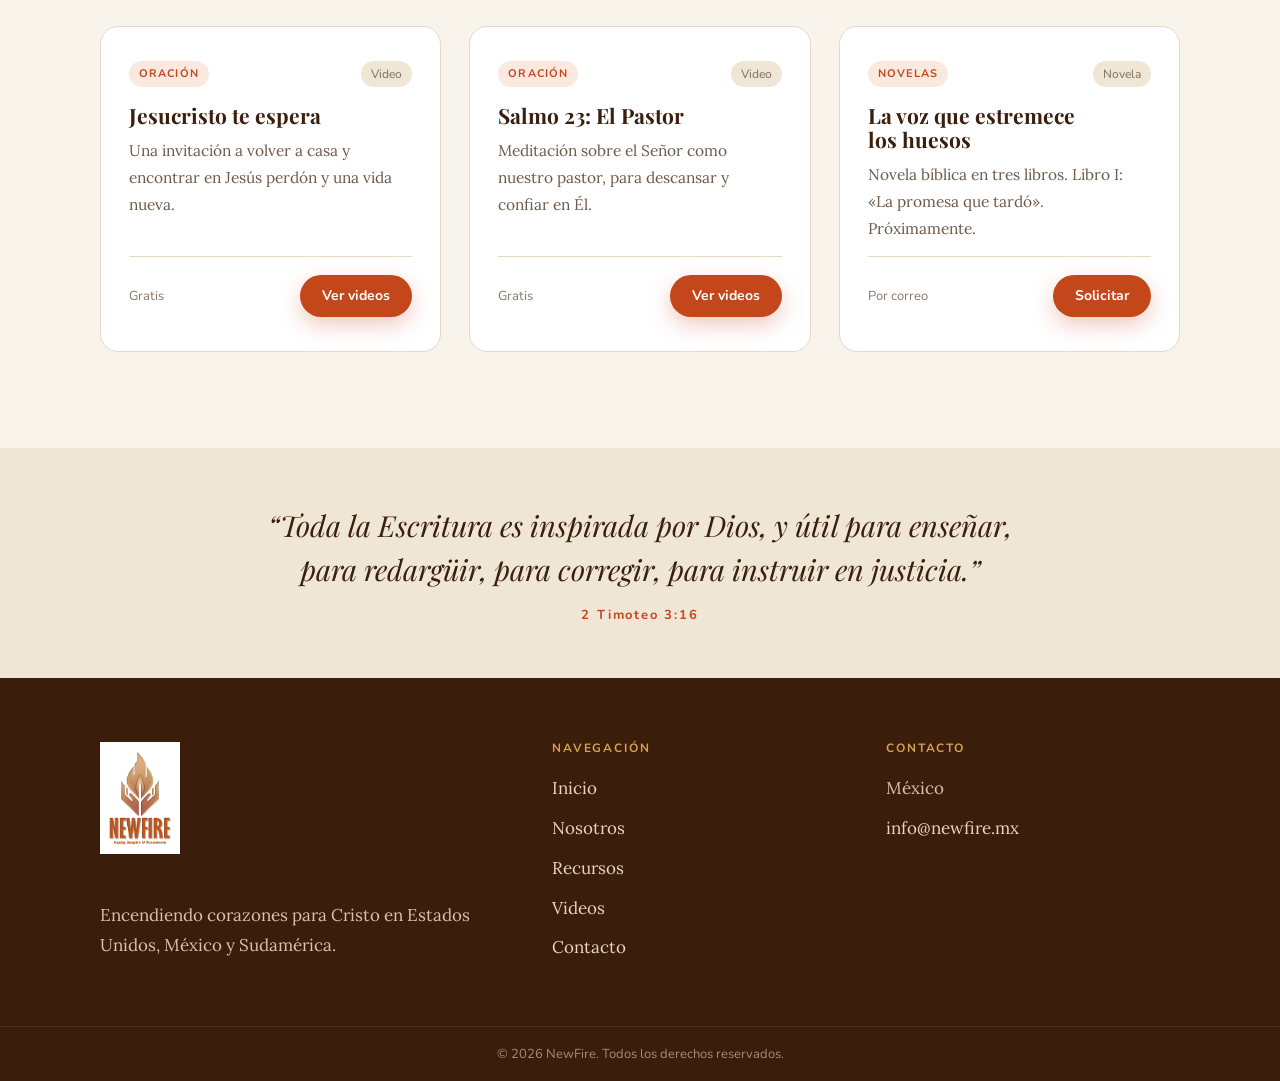
<file: recursos/index.html>
<!doctype html>
<html lang="es">
<head>
<meta charset="utf-8">
<meta name="viewport" content="width=device-width,initial-scale=1">
<title>Recursos – NewFire</title>
<meta name="description" content="Recursos cristianos gratuitos.">
<link rel="icon" href="../assets/img/favicon.png">
<link rel="alternate" hreflang="es" href="https://newfire.mx/recursos/">
<link rel="alternate" hreflang="en" href="https://newfire.mx/en/resources/">
<link rel="preconnect" href="https://fonts.googleapis.com"><link rel="preconnect" href="https://fonts.gstatic.com" crossorigin>
<link href="https://fonts.googleapis.com/css2?family=Lora:ital,wght@0,400;0,500;1,400&family=Nunito:wght@400;600;700&family=Playfair+Display:ital,wght@0,600;0,700;1,600&display=swap" rel="stylesheet">
<link rel="stylesheet" href="../assets/style.css">
</head>
<body>
<header class="site-header"><div class="wrap bar">
<a class="brand" href="../" aria-label="NewFire"><img src="../assets/img/logo.png" alt="NewFire"></a>
<nav class="nav"><a href="../">Inicio</a><a href="../nosotros/">Nosotros</a><a href="../recursos/" aria-current=page>Recursos</a><a href="../videos/">Videos</a><a href="../contacto/">Contacto</a></nav>
<div class="langs"><a href="../en/resources/" hreflang="en">EN</a><a href="../recursos/" hreflang="es" aria-current=true>ES</a></div>
</div></header>
<main>
<section class="hero page" style="background-image:url(../assets/img/hero-resources.jpg)"><div class="wrap"><div class="hero-inner"><p class="eyebrow">Biblioteca</p><h1>Recursos gratuitos</h1><p>Materiales bíblicos, de oración y discipulado para equiparte a ti, a tu familia y a tu iglesia.</p></div></div></section><section><div class="wrap"><div class="chips" role="group"><button class="chip" type="button" data-cat="all" aria-pressed="true">Todos</button><button class="chip" type="button" data-cat="study" aria-pressed="false">Estudio bíblico</button><button class="chip" type="button" data-cat="series" aria-pressed="false">Series</button><button class="chip" type="button" data-cat="prayer" aria-pressed="false">Oración</button><button class="chip" type="button" data-cat="novel" aria-pressed="false">Novelas</button></div><div class="grid-3"><article class="card res" data-cat="study"><div class="tags"><span class="tag">Estudio bíblico</span><span class="fmt">Video</span></div><h3>Bendiciones, obras y fe</h3><p>Serie basada en el Evangelio de Mateo sobre cómo vemos la bendición de Dios y la fe que se demuestra con obras.</p><div class="foot"><span>Gratis</span><a class="btn btn-flame" href="../videos/">Ver videos</a></div></article><article class="card res" data-cat="study"><div class="tags"><span class="tag">Estudio bíblico</span><span class="fmt">Video</span></div><h3>El mensaje de Miqueas</h3><p>Un recorrido por el libro del profeta Miqueas: justicia, misericordia y humildad delante de Dios.</p><div class="foot"><span>Gratis</span><a class="btn btn-flame" href="../videos/">Ver videos</a></div></article><article class="card res" data-cat="study"><div class="tags"><span class="tag">Estudio bíblico</span><span class="fmt">Video</span></div><h3>El libro de Nahúm</h3><p>La justicia de Dios y su refugio para quienes confían en Él, contados en una narración visual.</p><div class="foot"><span>Gratis</span><a class="btn btn-flame" href="../videos/">Ver videos</a></div></article><article class="card res" data-cat="study"><div class="tags"><span class="tag">Estudio bíblico</span><span class="fmt">PDF</span></div><h3>La vida cristiana: 1 Juan</h3><p>Estudio de la primera carta de Juan sobre la comunión con Dios, el amor y la seguridad de la salvación.</p><div class="foot"><span>Por correo</span><a class="btn btn-flame" href="../contacto/?asunto=resources">Solicitar</a></div></article><article class="card res" data-cat="study"><div class="tags"><span class="tag">Estudio bíblico</span><span class="fmt">PDF</span></div><h3>Profetas: Isaías, Jeremías y Ezequiel</h3><p>Estudios sobre la visión de Isaías 6, Baruc en Jeremías 45 y la gloria de Dios en Ezequiel.</p><div class="foot"><span>Por correo</span><a class="btn btn-flame" href="../contacto/?asunto=resources">Solicitar</a></div></article><article class="card res" data-cat="series"><div class="tags"><span class="tag">Series</span><span class="fmt">Serie en video</span></div><h3>Senderos de Luz</h3><p>Historias de fe para toda la familia que muestran la Biblia en la vida diaria.</p><div class="foot"><span>Gratis</span><a class="btn btn-flame" href="../videos/">Ver videos</a></div></article><article class="card res" data-cat="prayer"><div class="tags"><span class="tag">Oración</span><span class="fmt">Video</span></div><h3>Jesucristo te espera</h3><p>Una invitación a volver a casa y encontrar en Jesús perdón y una vida nueva.</p><div class="foot"><span>Gratis</span><a class="btn btn-flame" href="../videos/">Ver videos</a></div></article><article class="card res" data-cat="prayer"><div class="tags"><span class="tag">Oración</span><span class="fmt">Video</span></div><h3>Salmo 23: El Pastor</h3><p>Meditación sobre el Señor como nuestro pastor, para descansar y confiar en Él.</p><div class="foot"><span>Gratis</span><a class="btn btn-flame" href="../videos/">Ver videos</a></div></article><article class="card res" data-cat="novel"><div class="tags"><span class="tag">Novelas</span><span class="fmt">Novela</span></div><h3>La voz que estremece los huesos</h3><p>Novela bíblica en tres libros. Libro I: «La promesa que tardó». Próximamente.</p><div class="foot"><span>Por correo</span><a class="btn btn-flame" href="../contacto/?asunto=resources">Solicitar</a></div></article></div></div></section><section class="verse light"><div class="wrap"><blockquote>“Toda la Escritura es inspirada por Dios, y útil para enseñar, para redargüir, para corregir, para instruir en justicia.”<cite>2 Timoteo 3:16</cite></blockquote></div></section>
</main>
<footer class="site-footer"><div class="wrap fgrid">
<div><div class="logo-box"><img src="../assets/img/logo-full.png" alt="NewFire"></div><p>Encendiendo corazones para Cristo en Estados Unidos, México y Sudamérica.</p></div>
<div><h4>Navegación</h4><ul><li><a href="../">Inicio</a></li><li><a href="../nosotros/">Nosotros</a></li><li><a href="../recursos/">Recursos</a></li><li><a href="../videos/">Videos</a></li><li><a href="../contacto/">Contacto</a></li></ul></div>
<div><h4>Contacto</h4><ul><li>México</li><li><a href="mailto:info@newfire.mx">info@newfire.mx</a></li></ul></div>
</div><div class="copy">© 2026 NewFire. Todos los derechos reservados.</div></footer>
<script src="../assets/content.js"></script>
<script src="../assets/site.js"></script>
</body>
</html>
</file>
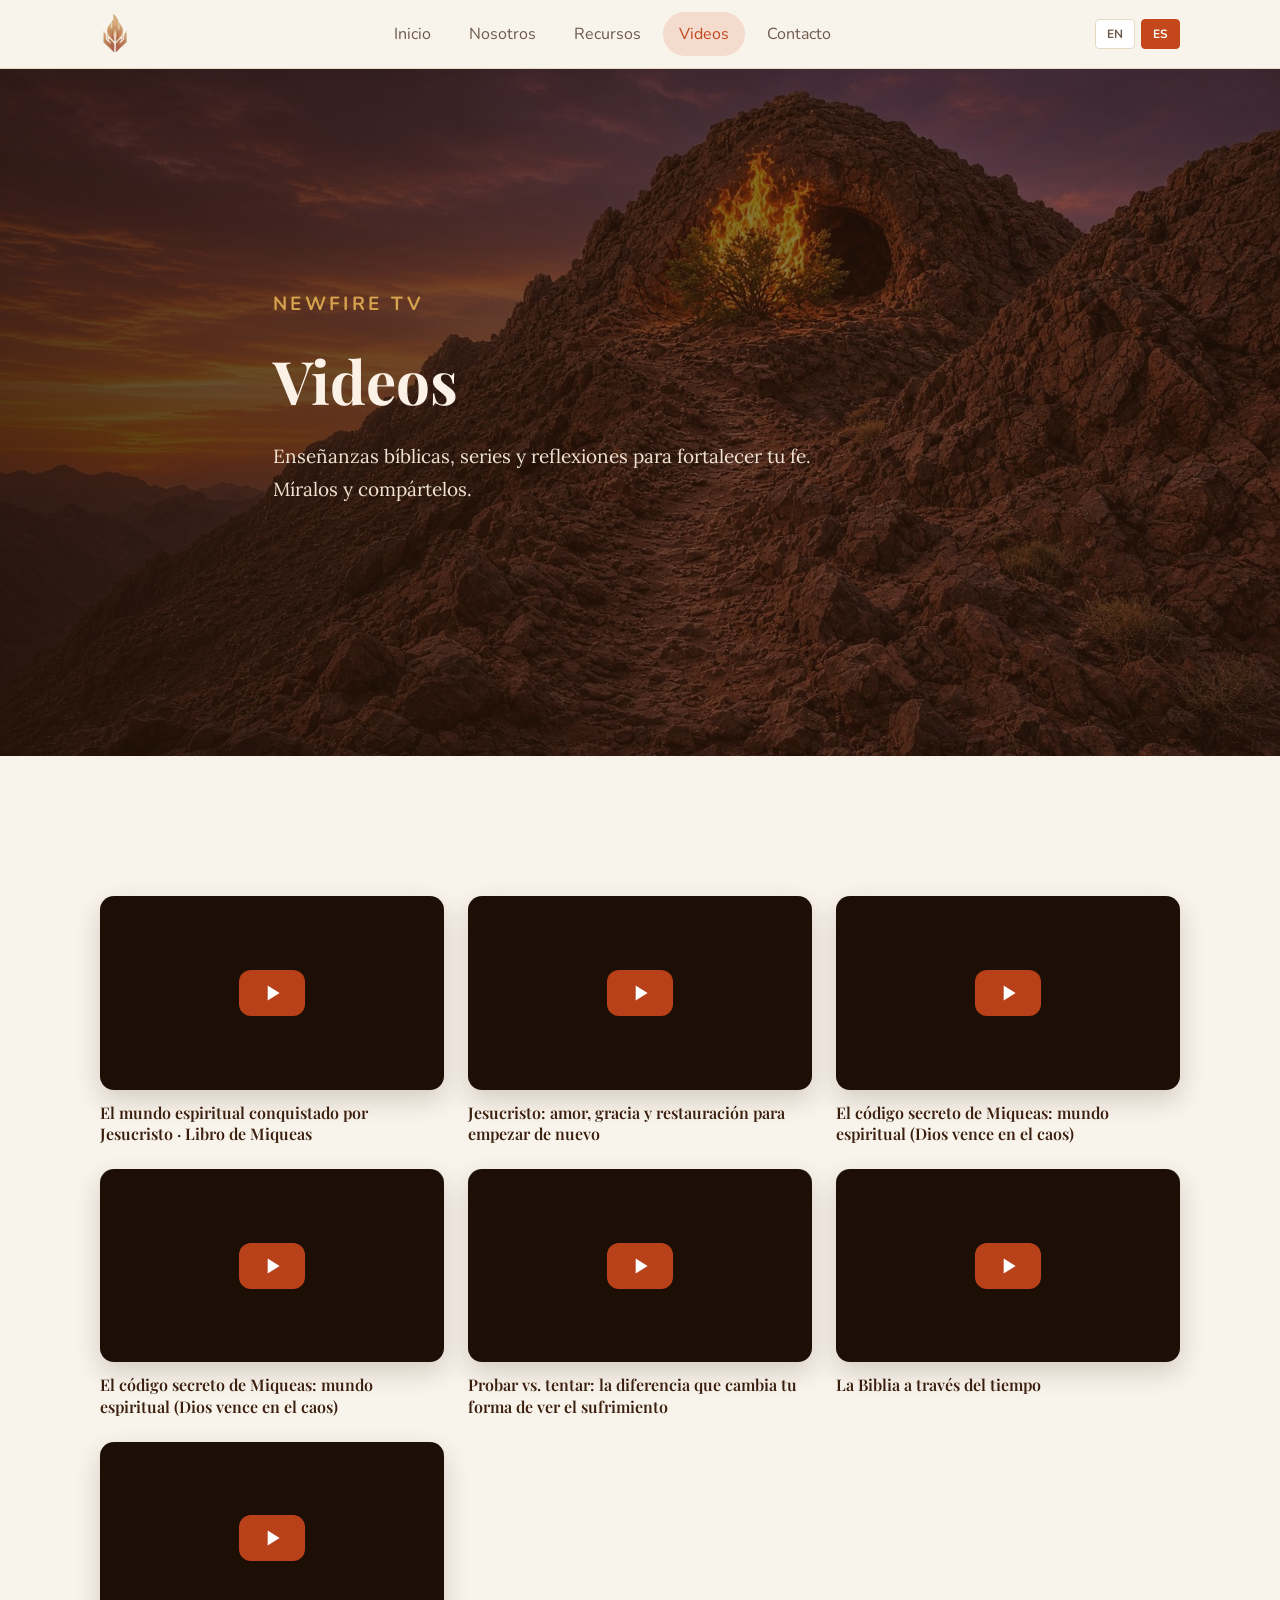
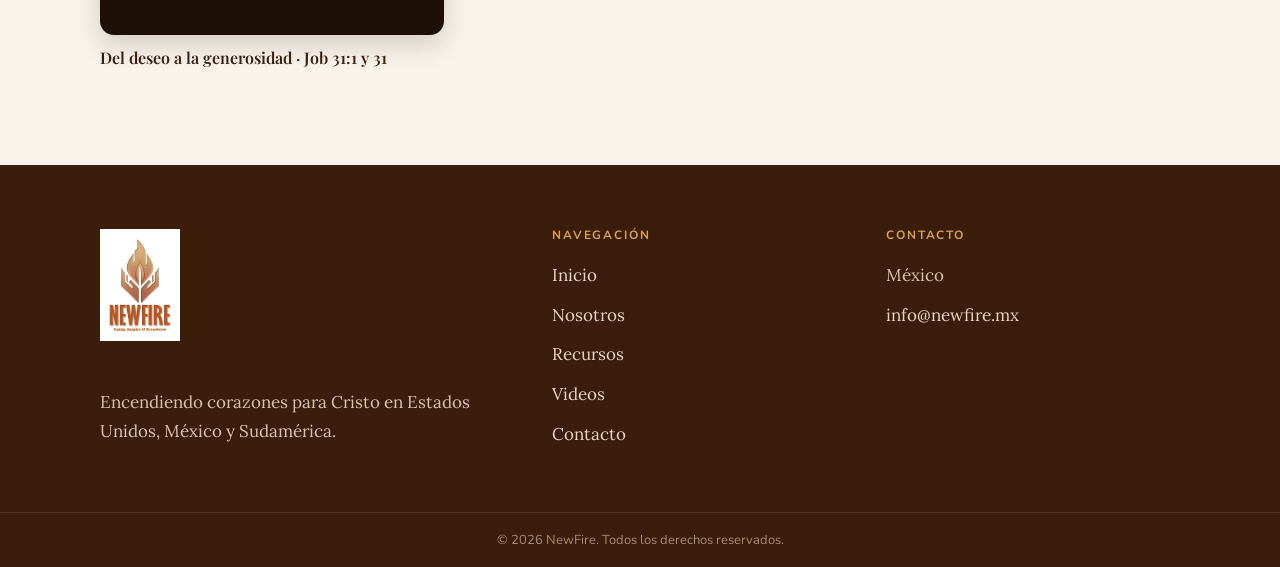
<file: videos/index.html>
<!doctype html>
<html lang="es">
<head>
<meta charset="utf-8">
<meta name="viewport" content="width=device-width,initial-scale=1">
<title>Videos – NewFire</title>
<meta name="description" content="Videos de NewFire.">
<link rel="icon" href="../assets/img/favicon.png">
<link rel="alternate" hreflang="es" href="https://newfire.mx/videos/">
<link rel="alternate" hreflang="en" href="https://newfire.mx/en/videos/">
<link rel="preconnect" href="https://fonts.googleapis.com"><link rel="preconnect" href="https://fonts.gstatic.com" crossorigin>
<link href="https://fonts.googleapis.com/css2?family=Lora:ital,wght@0,400;0,500;1,400&family=Nunito:wght@400;600;700&family=Playfair+Display:ital,wght@0,600;0,700;1,600&display=swap" rel="stylesheet">
<link rel="stylesheet" href="../assets/style.css">
</head>
<body>
<header class="site-header"><div class="wrap bar">
<a class="brand" href="../" aria-label="NewFire"><img src="../assets/img/logo.png" alt="NewFire"></a>
<nav class="nav"><a href="../">Inicio</a><a href="../nosotros/">Nosotros</a><a href="../recursos/">Recursos</a><a href="../videos/" aria-current=page>Videos</a><a href="../contacto/">Contacto</a></nav>
<div class="langs"><a href="../en/videos/" hreflang="en">EN</a><a href="../videos/" hreflang="es" aria-current=true>ES</a></div>
</div></header>
<main>
<section class="hero page" style="background-image:url(../assets/img/hero-home.jpg)"><div class="wrap"><div class="hero-inner"><p class="eyebrow">NewFire TV</p><h1>Videos</h1><p>Enseñanzas bíblicas, series y reflexiones para fortalecer tu fe. Míralos y compártelos.</p></div></div></section><section><div class="wrap"><div class="vgrid" data-videos></div></div></section>
</main>
<footer class="site-footer"><div class="wrap fgrid">
<div><div class="logo-box"><img src="../assets/img/logo-full.png" alt="NewFire"></div><p>Encendiendo corazones para Cristo en Estados Unidos, México y Sudamérica.</p></div>
<div><h4>Navegación</h4><ul><li><a href="../">Inicio</a></li><li><a href="../nosotros/">Nosotros</a></li><li><a href="../recursos/">Recursos</a></li><li><a href="../videos/">Videos</a></li><li><a href="../contacto/">Contacto</a></li></ul></div>
<div><h4>Contacto</h4><ul><li>México</li><li><a href="mailto:info@newfire.mx">info@newfire.mx</a></li></ul></div>
</div><div class="copy">© 2026 NewFire. Todos los derechos reservados.</div></footer>
<script src="../assets/content.js"></script>
<script src="../assets/site.js"></script>
</body>
</html>
</file>
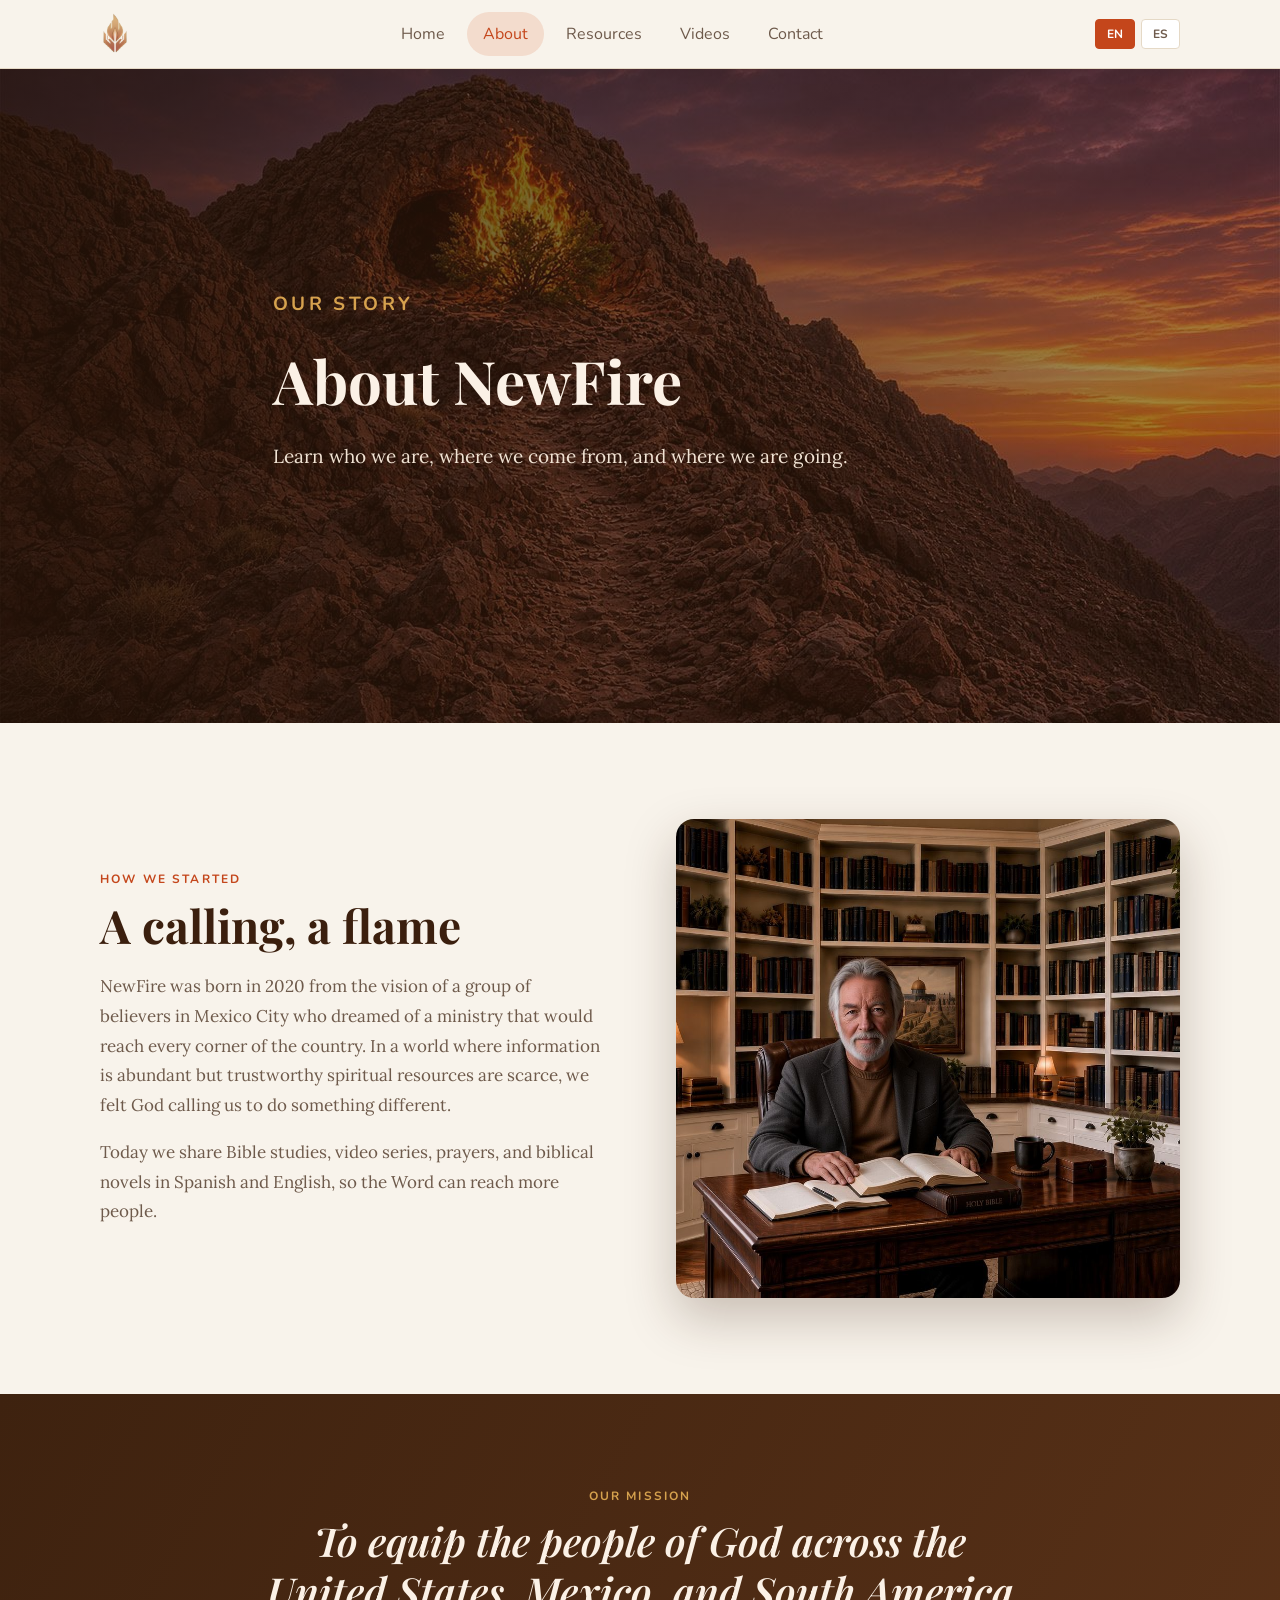
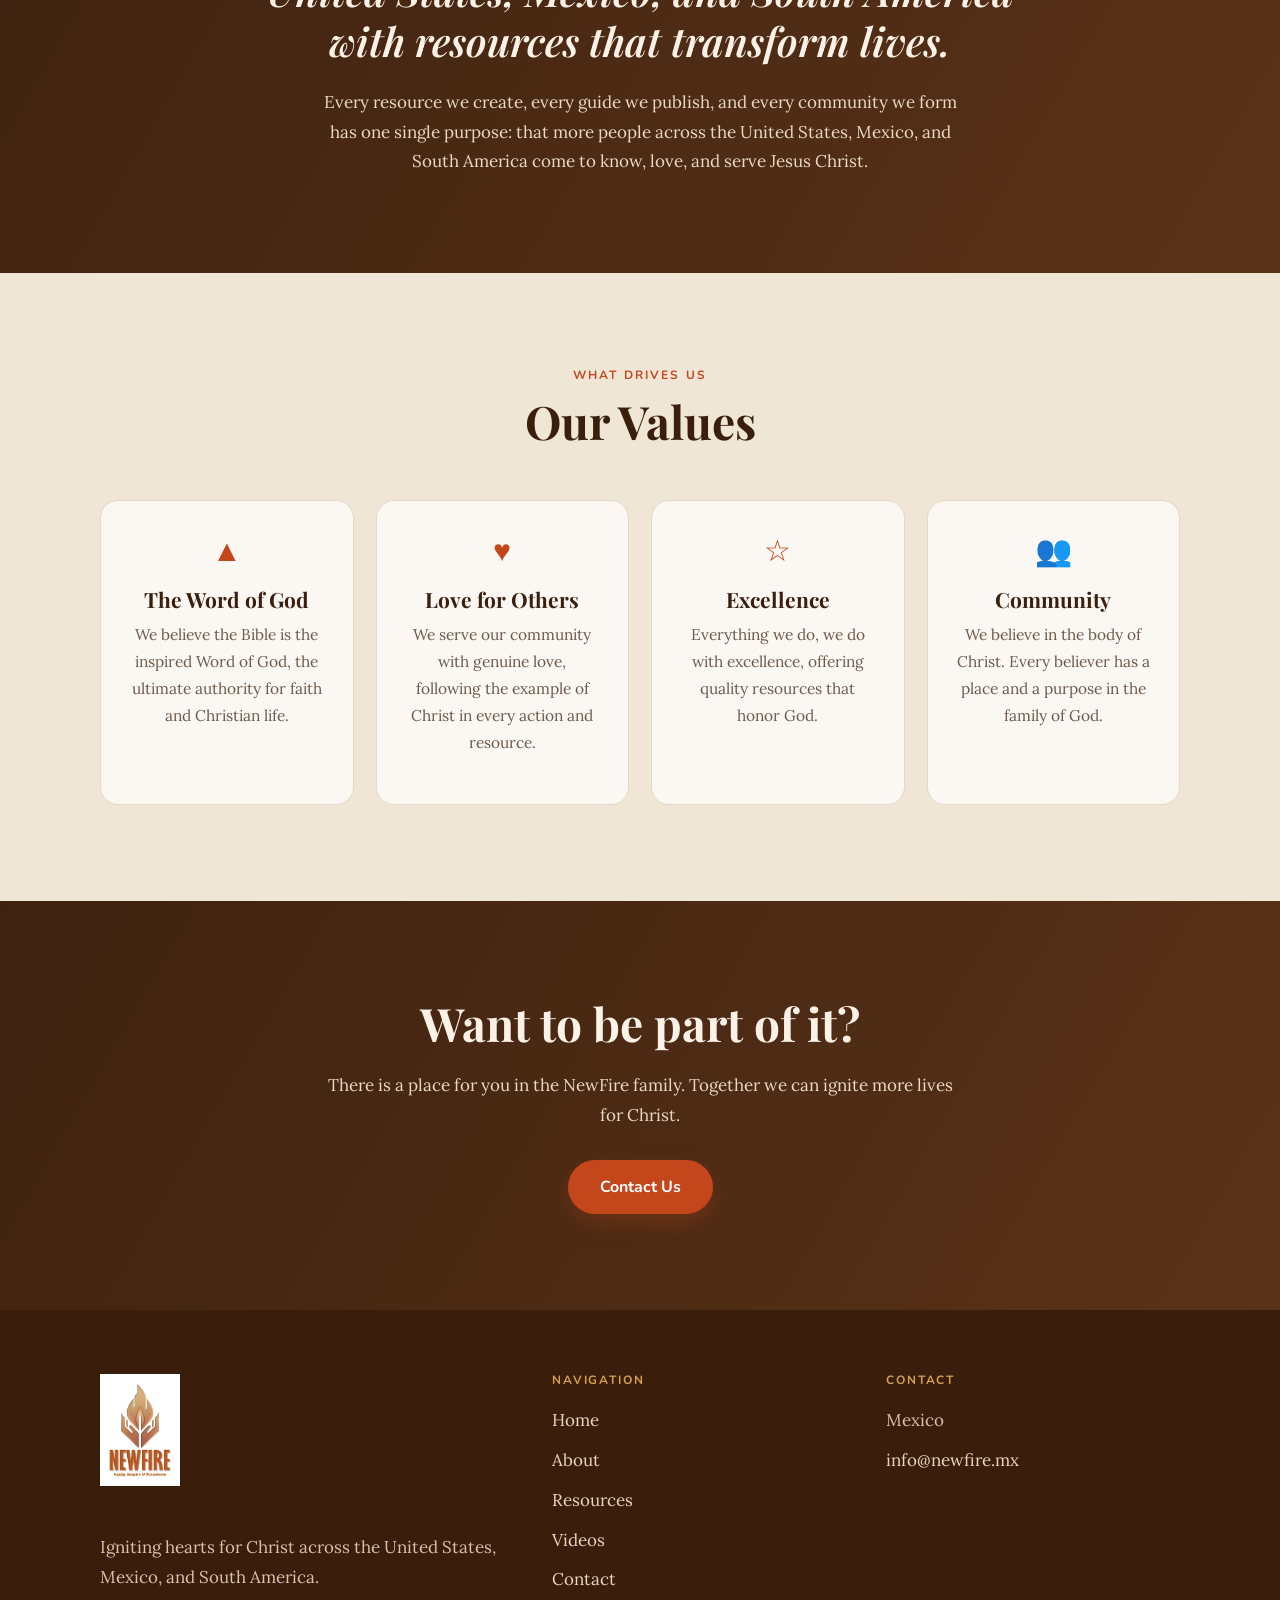
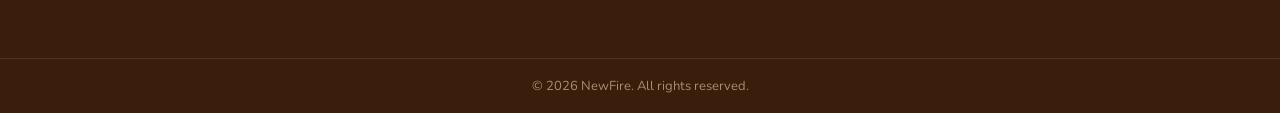
<file: en/about/index.html>
<!doctype html>
<html lang="en">
<head>
<meta charset="utf-8">
<meta name="viewport" content="width=device-width,initial-scale=1">
<title>About – NewFire</title>
<meta name="description" content="Who we are.">
<link rel="icon" href="../../assets/img/favicon.png">
<link rel="alternate" hreflang="es" href="https://newfire.mx/nosotros/">
<link rel="alternate" hreflang="en" href="https://newfire.mx/en/about/">
<link rel="preconnect" href="https://fonts.googleapis.com"><link rel="preconnect" href="https://fonts.gstatic.com" crossorigin>
<link href="https://fonts.googleapis.com/css2?family=Lora:ital,wght@0,400;0,500;1,400&family=Nunito:wght@400;600;700&family=Playfair+Display:ital,wght@0,600;0,700;1,600&display=swap" rel="stylesheet">
<link rel="stylesheet" href="../../assets/style.css">
</head>
<body>
<header class="site-header"><div class="wrap bar">
<a class="brand" href="../../en/" aria-label="NewFire"><img src="../../assets/img/logo.png" alt="NewFire"></a>
<nav class="nav"><a href="../../en/">Home</a><a href="../../en/about/" aria-current=page>About</a><a href="../../en/resources/">Resources</a><a href="../../en/videos/">Videos</a><a href="../../en/contact/">Contact</a></nav>
<div class="langs"><a href="../../en/about/" hreflang="en" aria-current=true>EN</a><a href="../../nosotros/" hreflang="es">ES</a></div>
</div></header>
<main>
<section class="hero page" style="background-image:url(../../assets/img/hero-about.jpg)"><div class="wrap"><div class="hero-inner"><p class="eyebrow">Our story</p><h1>About NewFire</h1><p>Learn who we are, where we come from, and where we are going.</p></div></div></section><section><div class="wrap split">
<div><p class="eyebrow">How we started</p><h2>A calling, a flame</h2>
<p>NewFire was born in 2020 from the vision of a group of believers in Mexico City who dreamed of a ministry that would reach every corner of the country. In a world where information is abundant but trustworthy spiritual resources are scarce, we felt God calling us to do something different.</p>
<p>Today we share Bible studies, video series, prayers, and biblical novels in Spanish and English, so the Word can reach more people.</p></div>
<div class="photo"><img src="../../assets/img/mission.jpg" alt="" loading="lazy"></div></div></section>
<section class="band on-dark center"><div class="wrap"><p class="eyebrow">Our mission</p>
<blockquote style="margin:0 auto 22px;max-width:780px;font:italic 600 clamp(26px,3.4vw,40px)/1.25 var(--display);color:#fbf1e6">To equip the people of God across the United States, Mexico, and South America with resources that transform lives.</blockquote>
<p class="lead">Every resource we create, every guide we publish, and every community we form has one single purpose: that more people across the United States, Mexico, and South America come to know, love, and serve Jesus Christ.</p></div></section>
<section class="alt"><div class="wrap center"><p class="eyebrow">What drives us</p><h2>Our Values</h2>
<div class="grid-4"><div class="card value"><div class="icon" aria-hidden="true">▲</div><h3>The Word of God</h3><p>We believe the Bible is the inspired Word of God, the ultimate authority for faith and Christian life.</p></div><div class="card value"><div class="icon" aria-hidden="true">♥</div><h3>Love for Others</h3><p>We serve our community with genuine love, following the example of Christ in every action and resource.</p></div><div class="card value"><div class="icon" aria-hidden="true">☆</div><h3>Excellence</h3><p>Everything we do, we do with excellence, offering quality resources that honor God.</p></div><div class="card value"><div class="icon" aria-hidden="true">👥</div><h3>Community</h3><p>We believe in the body of Christ. Every believer has a place and a purpose in the family of God.</p></div></div></div></section>
<section class="band on-dark center"><div class="wrap"><h2>Want to be part of it?</h2>
<p class="lead" style="margin-bottom:30px">There is a place for you in the NewFire family. Together we can ignite more lives for Christ.</p>
<a class="btn btn-flame" href="../../en/contact/">Contact Us</a></div></section>
</main>
<footer class="site-footer"><div class="wrap fgrid">
<div><div class="logo-box"><img src="../../assets/img/logo-full.png" alt="NewFire"></div><p>Igniting hearts for Christ across the United States, Mexico, and South America.</p></div>
<div><h4>Navigation</h4><ul><li><a href="../../en/">Home</a></li><li><a href="../../en/about/">About</a></li><li><a href="../../en/resources/">Resources</a></li><li><a href="../../en/videos/">Videos</a></li><li><a href="../../en/contact/">Contact</a></li></ul></div>
<div><h4>Contact</h4><ul><li>Mexico</li><li><a href="mailto:info@newfire.mx">info@newfire.mx</a></li></ul></div>
</div><div class="copy">© 2026 NewFire. All rights reserved.</div></footer>
<script src="../../assets/content.js"></script>
<script src="../../assets/site.js"></script>
</body>
</html>
</file>
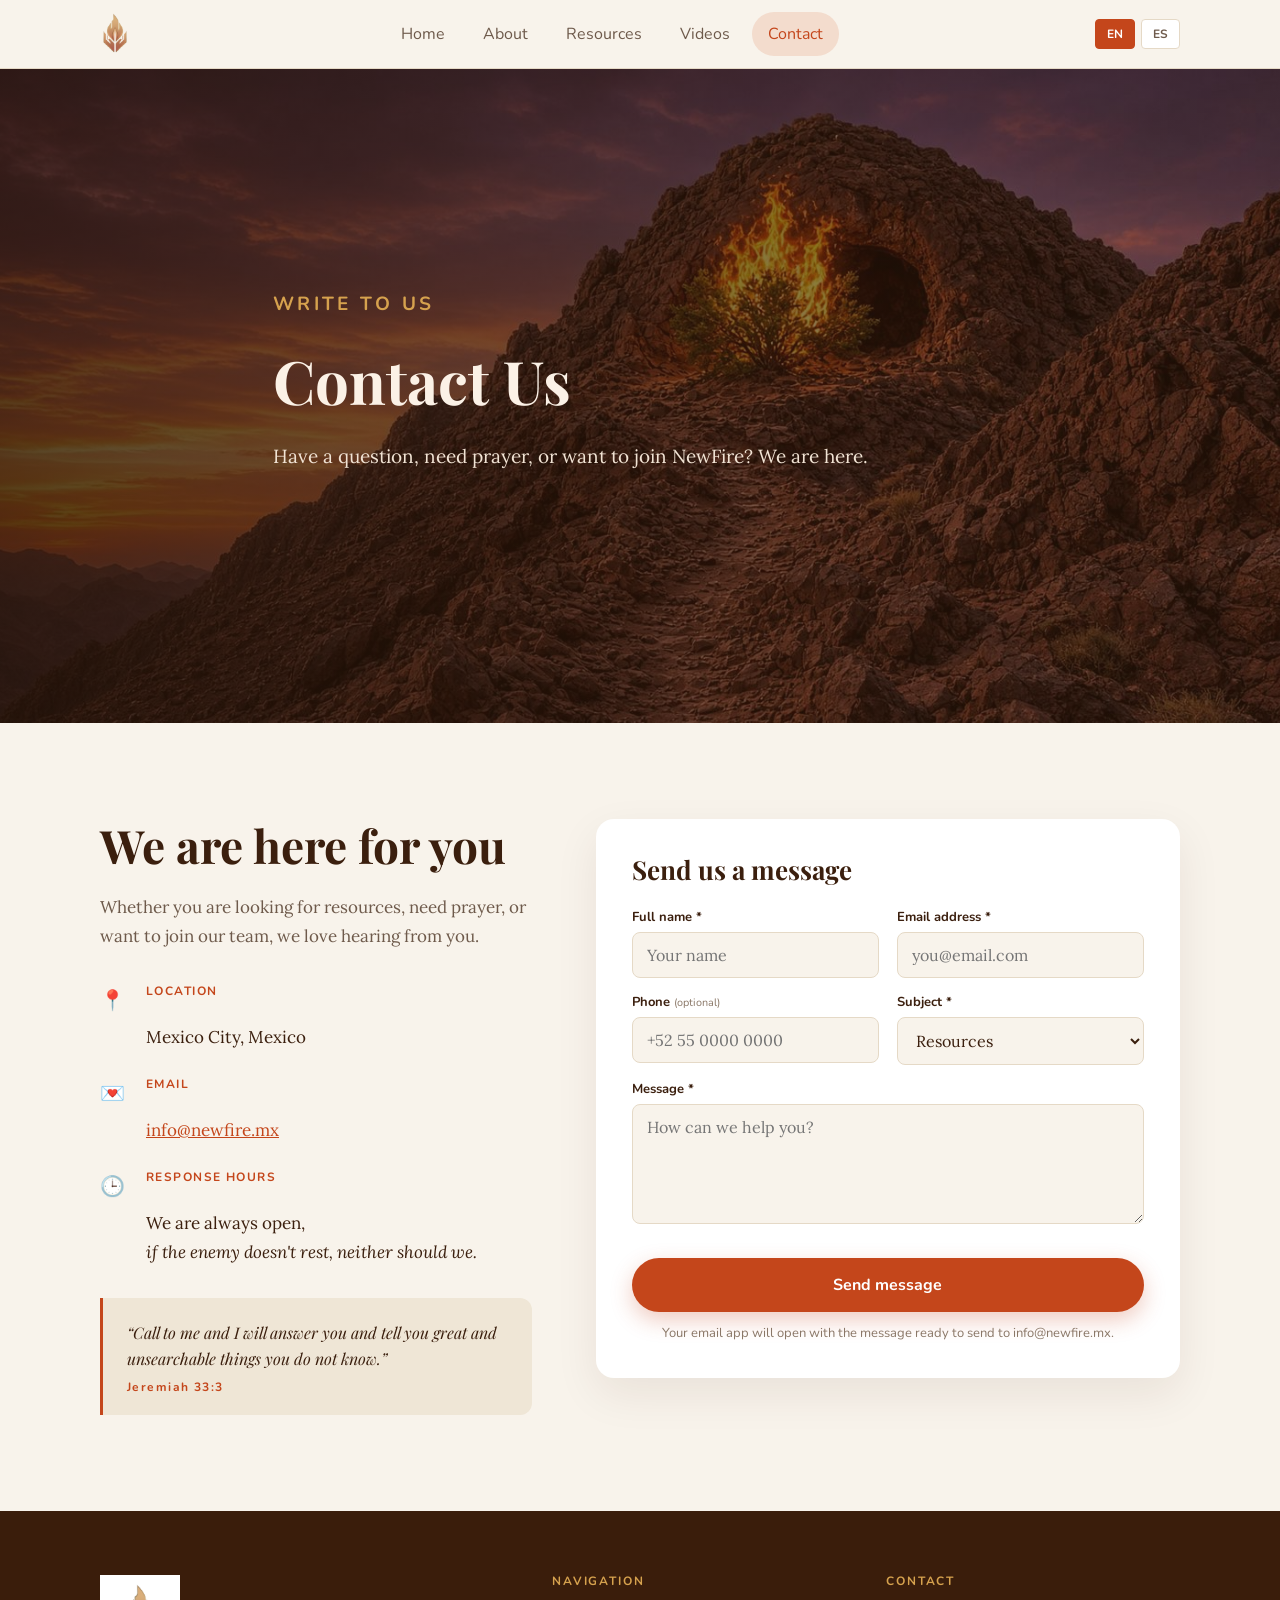
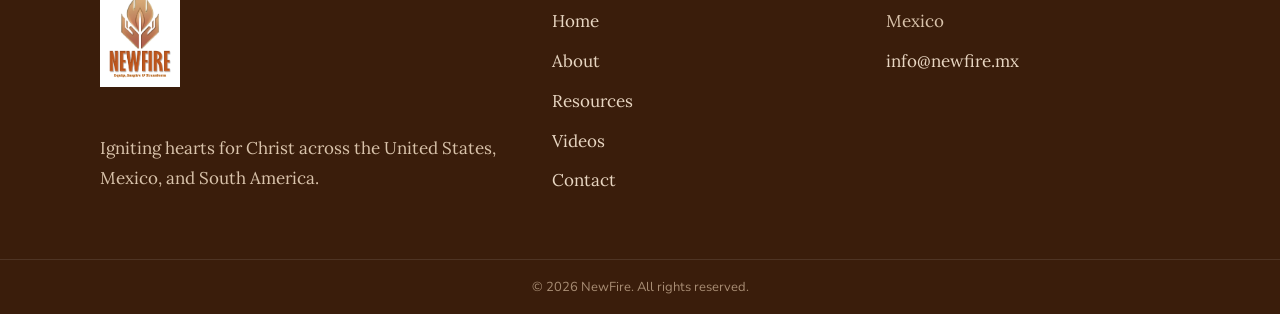
<file: en/contact/index.html>
<!doctype html>
<html lang="en">
<head>
<meta charset="utf-8">
<meta name="viewport" content="width=device-width,initial-scale=1">
<title>Contact – NewFire</title>
<meta name="description" content="Contact us.">
<link rel="icon" href="../../assets/img/favicon.png">
<link rel="alternate" hreflang="es" href="https://newfire.mx/contacto/">
<link rel="alternate" hreflang="en" href="https://newfire.mx/en/contact/">
<link rel="preconnect" href="https://fonts.googleapis.com"><link rel="preconnect" href="https://fonts.gstatic.com" crossorigin>
<link href="https://fonts.googleapis.com/css2?family=Lora:ital,wght@0,400;0,500;1,400&family=Nunito:wght@400;600;700&family=Playfair+Display:ital,wght@0,600;0,700;1,600&display=swap" rel="stylesheet">
<link rel="stylesheet" href="../../assets/style.css">
</head>
<body>
<header class="site-header"><div class="wrap bar">
<a class="brand" href="../../en/" aria-label="NewFire"><img src="../../assets/img/logo.png" alt="NewFire"></a>
<nav class="nav"><a href="../../en/">Home</a><a href="../../en/about/">About</a><a href="../../en/resources/">Resources</a><a href="../../en/videos/">Videos</a><a href="../../en/contact/" aria-current=page>Contact</a></nav>
<div class="langs"><a href="../../en/contact/" hreflang="en" aria-current=true>EN</a><a href="../../contacto/" hreflang="es">ES</a></div>
</div></header>
<main>
<section class="hero page" style="background-image:url(../../assets/img/hero-contact.jpg)"><div class="wrap"><div class="hero-inner"><p class="eyebrow">Write to us</p><h1>Contact Us</h1><p>Have a question, need prayer, or want to join NewFire? We are here.</p></div></div></section><section><div class="wrap contact-grid">
<div><h2>We are here for you</h2>
<p>Whether you are looking for resources, need prayer, or want to join our team, we love hearing from you.</p>
<ul class="info">
<li><span class="ico" aria-hidden="true">📍</span><span class="lbl">Location</span><span class="val">Mexico City, Mexico</span></li>
<li><span class="ico" aria-hidden="true">💌</span><span class="lbl">Email</span><span class="val"><a href="mailto:info@newfire.mx">info@newfire.mx</a></span></li>
<li><span class="ico" aria-hidden="true">🕒</span><span class="lbl">Response hours</span><span class="val">We are always open,<br><em>if the enemy doesn't rest, neither should we.</em></span></li>
</ul>
<div class="side-quote">“Call to me and I will answer you and tell you great and unsearchable things you do not know.”<cite>Jeremiah 33:3</cite></div></div>
<form class="form"><h3 style="font-size:26px;margin-bottom:26px">Send us a message</h3>
<div class="row"><div class="f"><label for="fullname">Full name *</label><input id="fullname" name="fullname" required placeholder="Your name"></div>
<div class="f"><label for="email">Email address *</label><input id="email" name="email" type="email" required placeholder="you@email.com"></div></div>
<div class="row"><div class="f"><label for="phone">Phone <small>(optional)</small></label><input id="phone" name="phone" type="tel" placeholder="+52 55 0000 0000"></div>
<div class="f"><label for="subject">Subject *</label><select id="subject" name="subject" required><option value="resources">Resources</option><option value="prayer">Prayer request</option><option value="join">I want to join NewFire</option><option value="other">Other</option></select></div></div>
<div class="f"><label for="message">Message *</label><textarea id="message" name="message" required placeholder="How can we help you?"></textarea></div>
<button class="btn btn-flame" type="submit">Send message</button>
<p class="note">Your email app will open with the message ready to send to info@newfire.mx.</p></form>
</div></section>
</main>
<footer class="site-footer"><div class="wrap fgrid">
<div><div class="logo-box"><img src="../../assets/img/logo-full.png" alt="NewFire"></div><p>Igniting hearts for Christ across the United States, Mexico, and South America.</p></div>
<div><h4>Navigation</h4><ul><li><a href="../../en/">Home</a></li><li><a href="../../en/about/">About</a></li><li><a href="../../en/resources/">Resources</a></li><li><a href="../../en/videos/">Videos</a></li><li><a href="../../en/contact/">Contact</a></li></ul></div>
<div><h4>Contact</h4><ul><li>Mexico</li><li><a href="mailto:info@newfire.mx">info@newfire.mx</a></li></ul></div>
</div><div class="copy">© 2026 NewFire. All rights reserved.</div></footer>
<script src="../../assets/content.js"></script>
<script src="../../assets/site.js"></script>
</body>
</html>
</file>
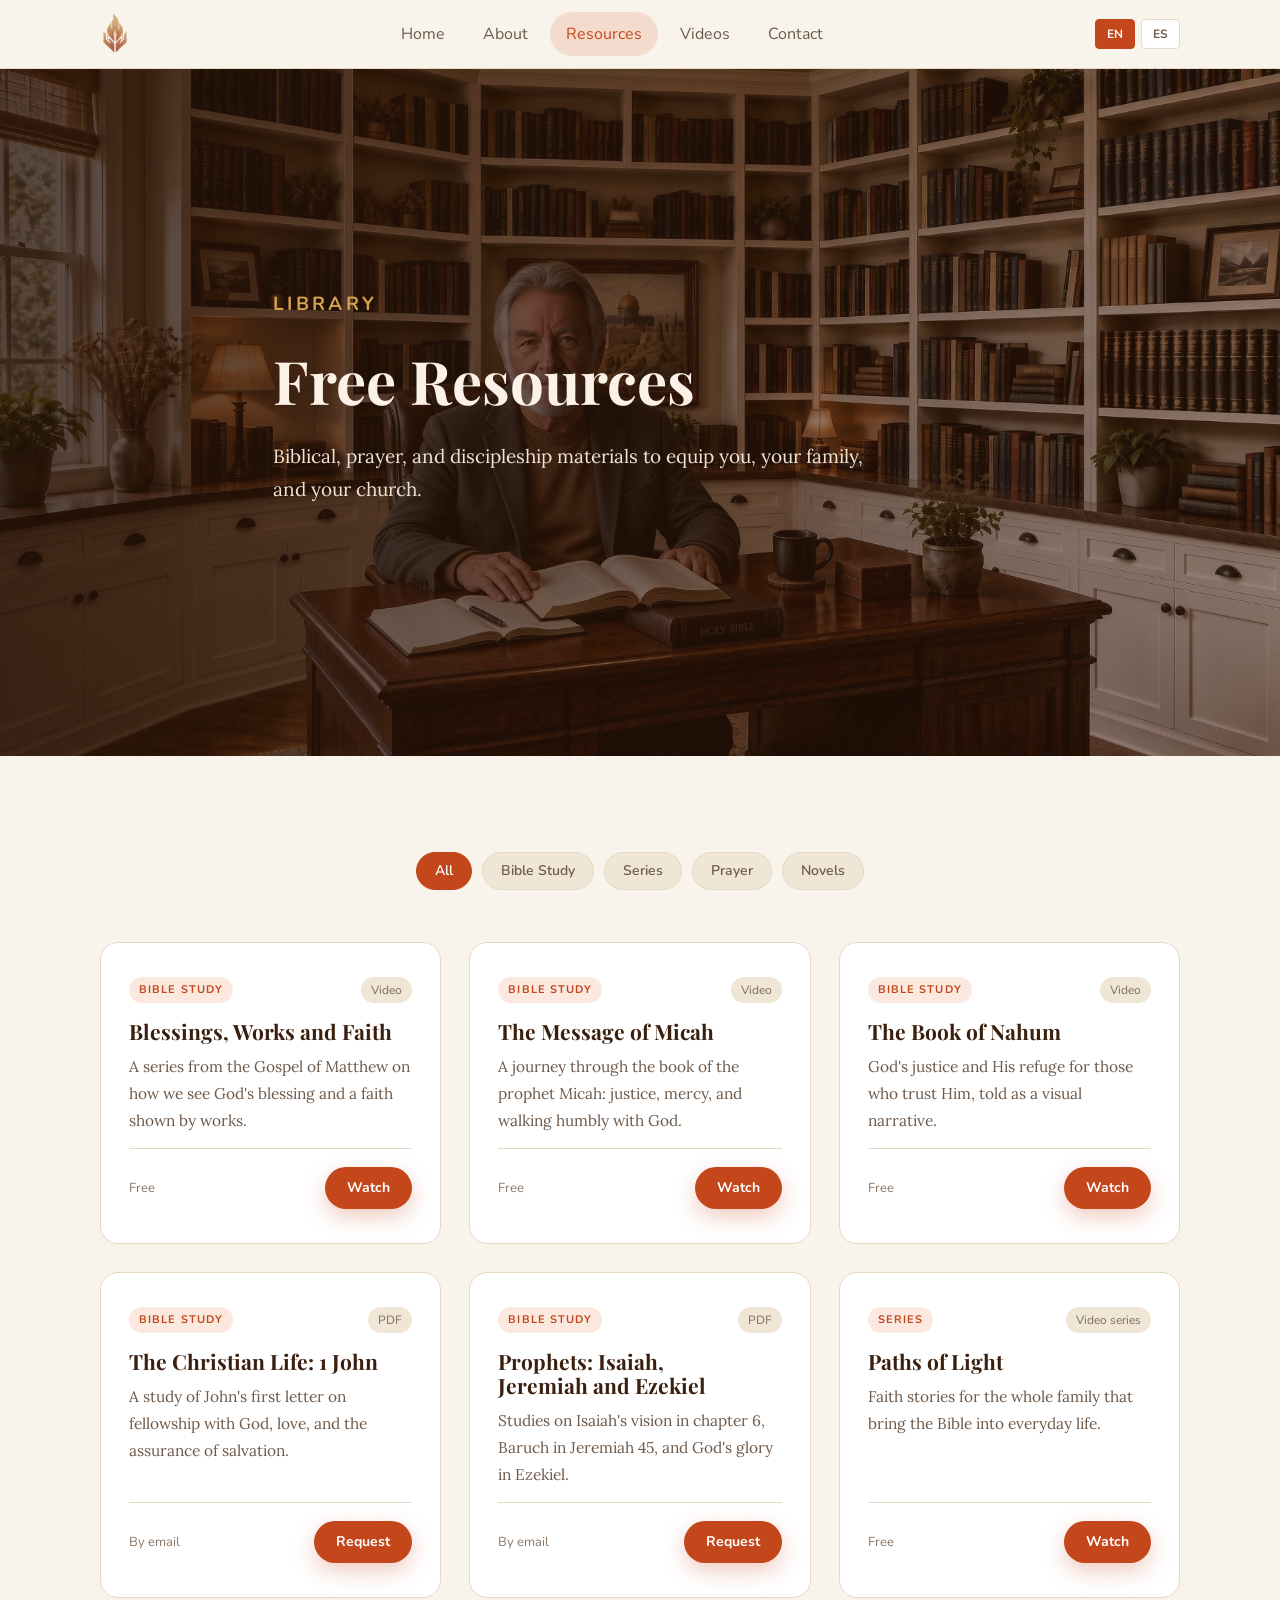
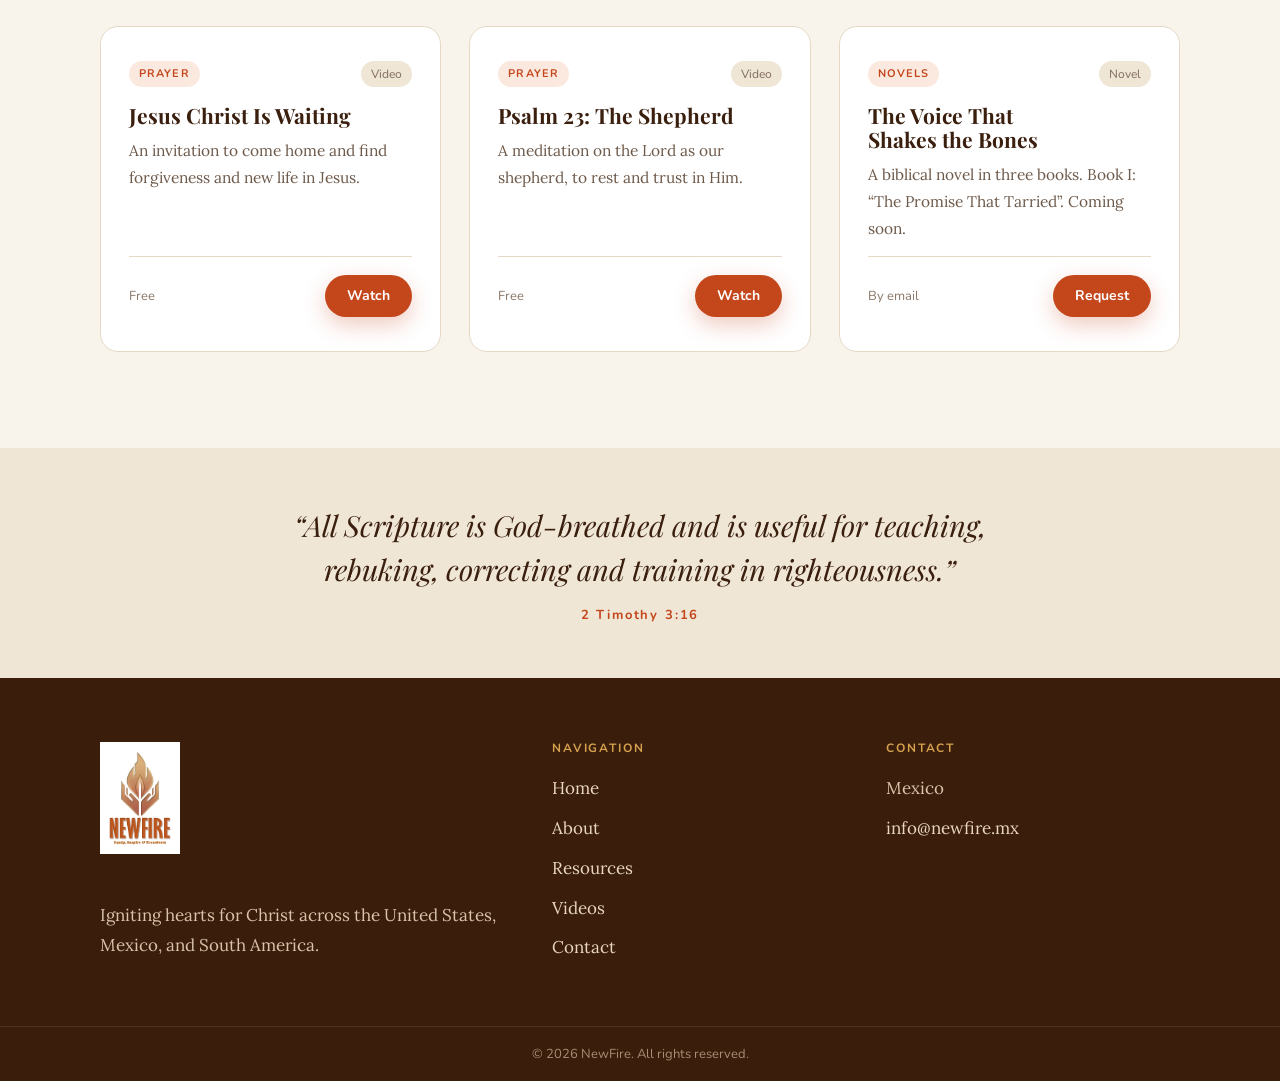
<file: en/resources/index.html>
<!doctype html>
<html lang="en">
<head>
<meta charset="utf-8">
<meta name="viewport" content="width=device-width,initial-scale=1">
<title>Resources – NewFire</title>
<meta name="description" content="Free Christian resources.">
<link rel="icon" href="../../assets/img/favicon.png">
<link rel="alternate" hreflang="es" href="https://newfire.mx/recursos/">
<link rel="alternate" hreflang="en" href="https://newfire.mx/en/resources/">
<link rel="preconnect" href="https://fonts.googleapis.com"><link rel="preconnect" href="https://fonts.gstatic.com" crossorigin>
<link href="https://fonts.googleapis.com/css2?family=Lora:ital,wght@0,400;0,500;1,400&family=Nunito:wght@400;600;700&family=Playfair+Display:ital,wght@0,600;0,700;1,600&display=swap" rel="stylesheet">
<link rel="stylesheet" href="../../assets/style.css">
</head>
<body>
<header class="site-header"><div class="wrap bar">
<a class="brand" href="../../en/" aria-label="NewFire"><img src="../../assets/img/logo.png" alt="NewFire"></a>
<nav class="nav"><a href="../../en/">Home</a><a href="../../en/about/">About</a><a href="../../en/resources/" aria-current=page>Resources</a><a href="../../en/videos/">Videos</a><a href="../../en/contact/">Contact</a></nav>
<div class="langs"><a href="../../en/resources/" hreflang="en" aria-current=true>EN</a><a href="../../recursos/" hreflang="es">ES</a></div>
</div></header>
<main>
<section class="hero page" style="background-image:url(../../assets/img/hero-resources.jpg)"><div class="wrap"><div class="hero-inner"><p class="eyebrow">Library</p><h1>Free Resources</h1><p>Biblical, prayer, and discipleship materials to equip you, your family, and your church.</p></div></div></section><section><div class="wrap"><div class="chips" role="group"><button class="chip" type="button" data-cat="all" aria-pressed="true">All</button><button class="chip" type="button" data-cat="study" aria-pressed="false">Bible Study</button><button class="chip" type="button" data-cat="series" aria-pressed="false">Series</button><button class="chip" type="button" data-cat="prayer" aria-pressed="false">Prayer</button><button class="chip" type="button" data-cat="novel" aria-pressed="false">Novels</button></div><div class="grid-3"><article class="card res" data-cat="study"><div class="tags"><span class="tag">Bible Study</span><span class="fmt">Video</span></div><h3>Blessings, Works and Faith</h3><p>A series from the Gospel of Matthew on how we see God's blessing and a faith shown by works.</p><div class="foot"><span>Free</span><a class="btn btn-flame" href="../../en/videos/">Watch</a></div></article><article class="card res" data-cat="study"><div class="tags"><span class="tag">Bible Study</span><span class="fmt">Video</span></div><h3>The Message of Micah</h3><p>A journey through the book of the prophet Micah: justice, mercy, and walking humbly with God.</p><div class="foot"><span>Free</span><a class="btn btn-flame" href="../../en/videos/">Watch</a></div></article><article class="card res" data-cat="study"><div class="tags"><span class="tag">Bible Study</span><span class="fmt">Video</span></div><h3>The Book of Nahum</h3><p>God's justice and His refuge for those who trust Him, told as a visual narrative.</p><div class="foot"><span>Free</span><a class="btn btn-flame" href="../../en/videos/">Watch</a></div></article><article class="card res" data-cat="study"><div class="tags"><span class="tag">Bible Study</span><span class="fmt">PDF</span></div><h3>The Christian Life: 1 John</h3><p>A study of John's first letter on fellowship with God, love, and the assurance of salvation.</p><div class="foot"><span>By email</span><a class="btn btn-flame" href="../../en/contact/?asunto=resources">Request</a></div></article><article class="card res" data-cat="study"><div class="tags"><span class="tag">Bible Study</span><span class="fmt">PDF</span></div><h3>Prophets: Isaiah, Jeremiah and Ezekiel</h3><p>Studies on Isaiah's vision in chapter 6, Baruch in Jeremiah 45, and God's glory in Ezekiel.</p><div class="foot"><span>By email</span><a class="btn btn-flame" href="../../en/contact/?asunto=resources">Request</a></div></article><article class="card res" data-cat="series"><div class="tags"><span class="tag">Series</span><span class="fmt">Video series</span></div><h3>Paths of Light</h3><p>Faith stories for the whole family that bring the Bible into everyday life.</p><div class="foot"><span>Free</span><a class="btn btn-flame" href="../../en/videos/">Watch</a></div></article><article class="card res" data-cat="prayer"><div class="tags"><span class="tag">Prayer</span><span class="fmt">Video</span></div><h3>Jesus Christ Is Waiting</h3><p>An invitation to come home and find forgiveness and new life in Jesus.</p><div class="foot"><span>Free</span><a class="btn btn-flame" href="../../en/videos/">Watch</a></div></article><article class="card res" data-cat="prayer"><div class="tags"><span class="tag">Prayer</span><span class="fmt">Video</span></div><h3>Psalm 23: The Shepherd</h3><p>A meditation on the Lord as our shepherd, to rest and trust in Him.</p><div class="foot"><span>Free</span><a class="btn btn-flame" href="../../en/videos/">Watch</a></div></article><article class="card res" data-cat="novel"><div class="tags"><span class="tag">Novels</span><span class="fmt">Novel</span></div><h3>The Voice That Shakes the Bones</h3><p>A biblical novel in three books. Book I: “The Promise That Tarried”. Coming soon.</p><div class="foot"><span>By email</span><a class="btn btn-flame" href="../../en/contact/?asunto=resources">Request</a></div></article></div></div></section><section class="verse light"><div class="wrap"><blockquote>“All Scripture is God-breathed and is useful for teaching, rebuking, correcting and training in righteousness.”<cite>2 Timothy 3:16</cite></blockquote></div></section>
</main>
<footer class="site-footer"><div class="wrap fgrid">
<div><div class="logo-box"><img src="../../assets/img/logo-full.png" alt="NewFire"></div><p>Igniting hearts for Christ across the United States, Mexico, and South America.</p></div>
<div><h4>Navigation</h4><ul><li><a href="../../en/">Home</a></li><li><a href="../../en/about/">About</a></li><li><a href="../../en/resources/">Resources</a></li><li><a href="../../en/videos/">Videos</a></li><li><a href="../../en/contact/">Contact</a></li></ul></div>
<div><h4>Contact</h4><ul><li>Mexico</li><li><a href="mailto:info@newfire.mx">info@newfire.mx</a></li></ul></div>
</div><div class="copy">© 2026 NewFire. All rights reserved.</div></footer>
<script src="../../assets/content.js"></script>
<script src="../../assets/site.js"></script>
</body>
</html>
</file>
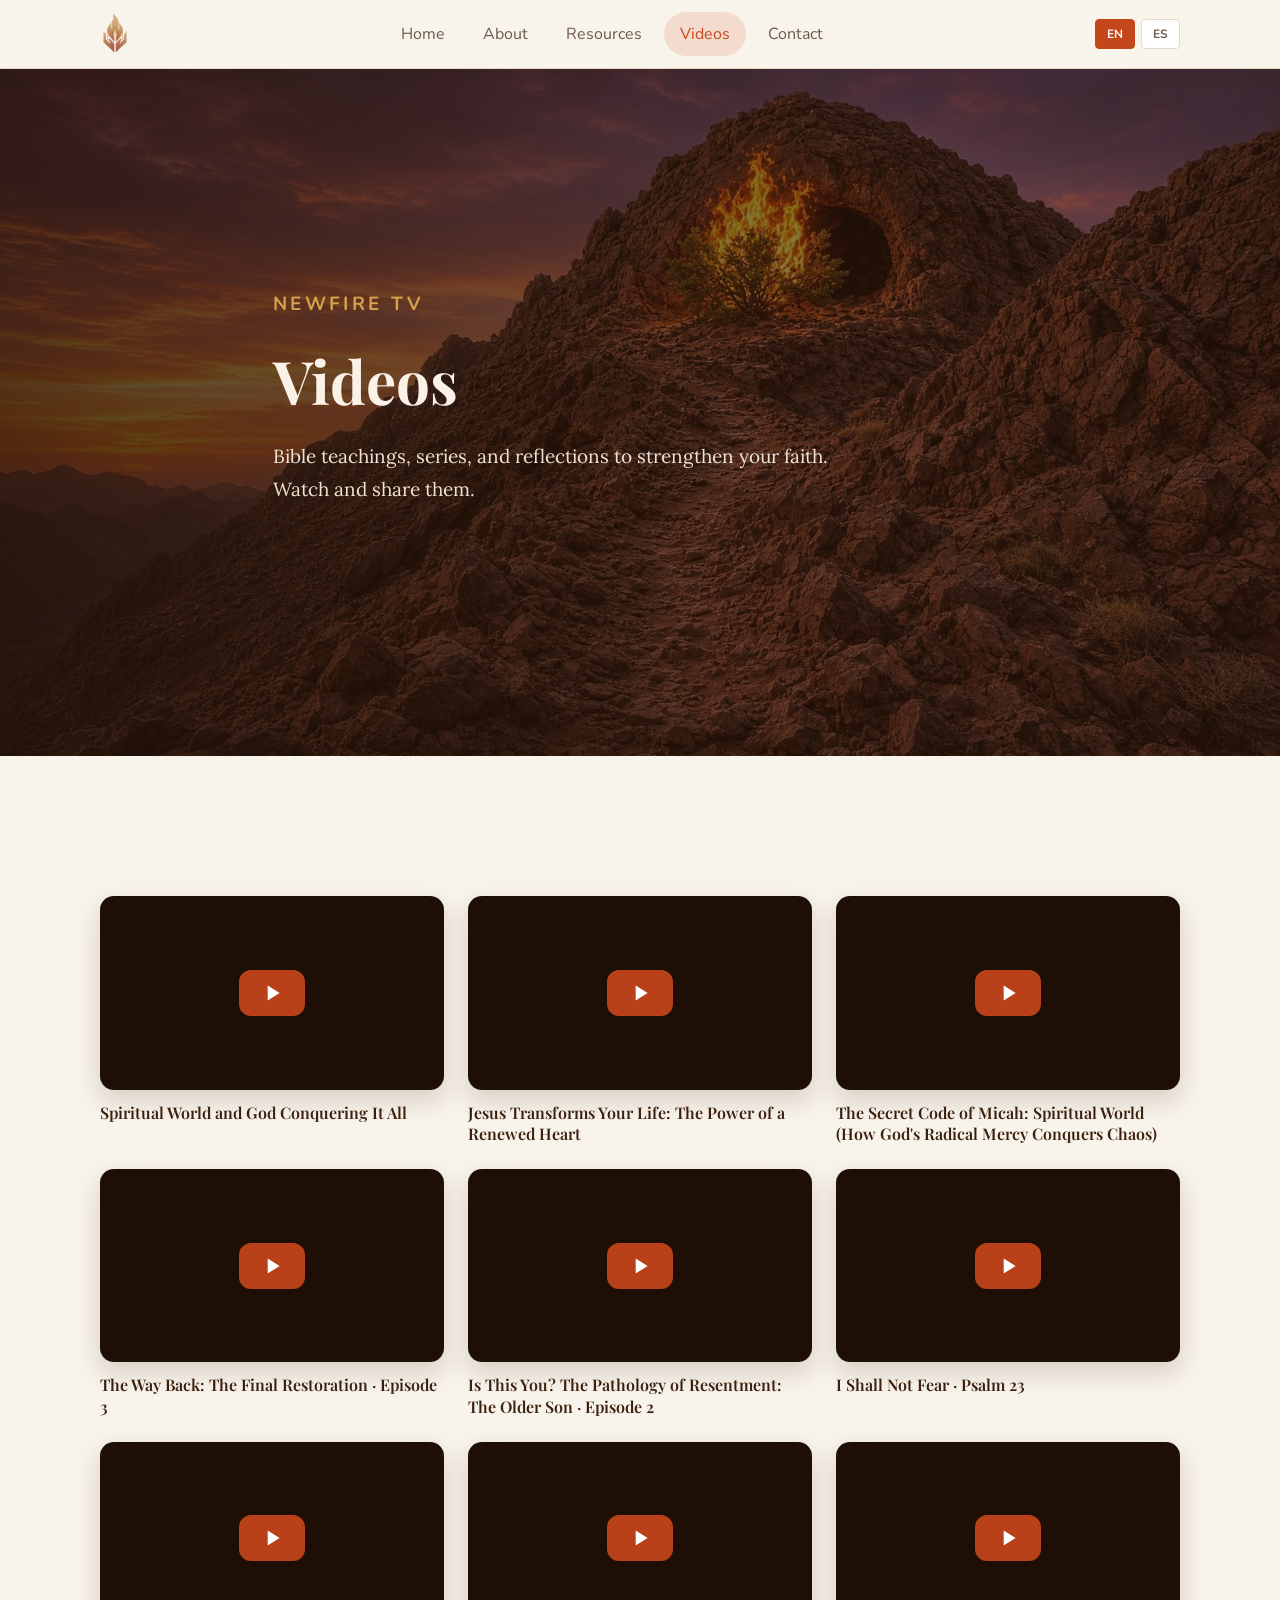
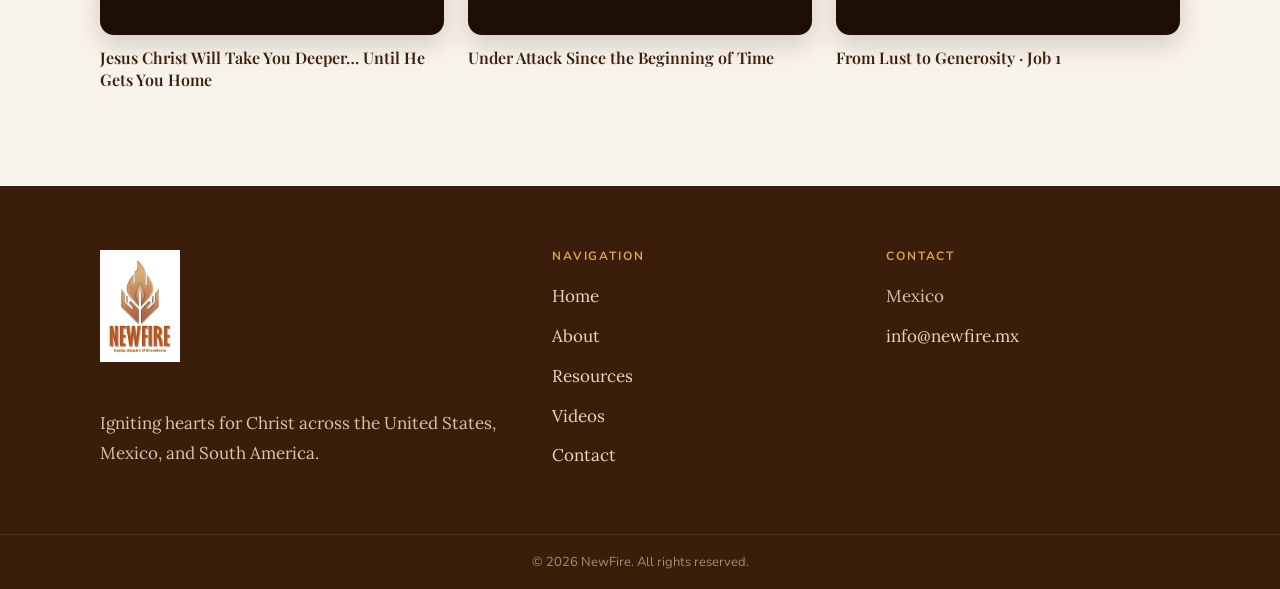
<file: en/videos/index.html>
<!doctype html>
<html lang="en">
<head>
<meta charset="utf-8">
<meta name="viewport" content="width=device-width,initial-scale=1">
<title>Videos – NewFire</title>
<meta name="description" content="NewFire videos.">
<link rel="icon" href="../../assets/img/favicon.png">
<link rel="alternate" hreflang="es" href="https://newfire.mx/videos/">
<link rel="alternate" hreflang="en" href="https://newfire.mx/en/videos/">
<link rel="preconnect" href="https://fonts.googleapis.com"><link rel="preconnect" href="https://fonts.gstatic.com" crossorigin>
<link href="https://fonts.googleapis.com/css2?family=Lora:ital,wght@0,400;0,500;1,400&family=Nunito:wght@400;600;700&family=Playfair+Display:ital,wght@0,600;0,700;1,600&display=swap" rel="stylesheet">
<link rel="stylesheet" href="../../assets/style.css">
</head>
<body>
<header class="site-header"><div class="wrap bar">
<a class="brand" href="../../en/" aria-label="NewFire"><img src="../../assets/img/logo.png" alt="NewFire"></a>
<nav class="nav"><a href="../../en/">Home</a><a href="../../en/about/">About</a><a href="../../en/resources/">Resources</a><a href="../../en/videos/" aria-current=page>Videos</a><a href="../../en/contact/">Contact</a></nav>
<div class="langs"><a href="../../en/videos/" hreflang="en" aria-current=true>EN</a><a href="../../videos/" hreflang="es">ES</a></div>
</div></header>
<main>
<section class="hero page" style="background-image:url(../../assets/img/hero-home.jpg)"><div class="wrap"><div class="hero-inner"><p class="eyebrow">NewFire TV</p><h1>Videos</h1><p>Bible teachings, series, and reflections to strengthen your faith. Watch and share them.</p></div></div></section><section><div class="wrap"><div class="vgrid" data-videos></div></div></section>
</main>
<footer class="site-footer"><div class="wrap fgrid">
<div><div class="logo-box"><img src="../../assets/img/logo-full.png" alt="NewFire"></div><p>Igniting hearts for Christ across the United States, Mexico, and South America.</p></div>
<div><h4>Navigation</h4><ul><li><a href="../../en/">Home</a></li><li><a href="../../en/about/">About</a></li><li><a href="../../en/resources/">Resources</a></li><li><a href="../../en/videos/">Videos</a></li><li><a href="../../en/contact/">Contact</a></li></ul></div>
<div><h4>Contact</h4><ul><li>Mexico</li><li><a href="mailto:info@newfire.mx">info@newfire.mx</a></li></ul></div>
</div><div class="copy">© 2026 NewFire. All rights reserved.</div></footer>
<script src="../../assets/content.js"></script>
<script src="../../assets/site.js"></script>
</body>
</html>
</file>
<file: assets/style.css>
/* Look based on the Aida design: cream paper, deep brown bands, flame orange and gold. */
:root{
  --paper:#f8f3eb; --paper-2:#efe6d6; --card:#fbf8f3; --white:#ffffff;
  --ink:#3b1f0e; --text:#6e5a4b; --muted:#8a7767; --line:#e5d9c6;
  --flame:#c4461b; --flame-dark:#a8380f; --gold:#d6a24e; --band:#3e220f; --band-2:#5a3218;
  --display:"Playfair Display",Georgia,serif; --body:"Lora",Georgia,serif; --ui:"Nunito",system-ui,sans-serif;
}
*{box-sizing:border-box}
html{scroll-behavior:smooth}
body{margin:0;background:var(--paper);color:var(--text);font:17px/1.75 var(--body)}
img{max-width:100%;display:block}
h1,h2,h3{font-family:var(--display);color:var(--ink);line-height:1.15;margin:0 0 .45em;text-wrap:balance}
h2{font-size:clamp(30px,4.2vw,46px)}
h3{font-size:21px}
a{color:var(--flame)}
.wrap{max-width:1120px;margin:0 auto;padding-left:max(20px,env(safe-area-inset-left,0px));padding-right:max(20px,env(safe-area-inset-right,0px))}
.eyebrow{font:700 12px/1 var(--ui);letter-spacing:.18em;text-transform:uppercase;color:var(--flame);margin:0 0 14px}
.on-dark .eyebrow,.hero .eyebrow{color:var(--gold)}
.center{text-align:center}
.lead{max-width:640px;margin:0 auto}

/* header */
.site-header{position:sticky;top:0;z-index:20;background:rgba(248,243,235,.94);backdrop-filter:blur(8px);border-bottom:1px solid var(--line)}
.bar{display:flex;align-items:center;gap:20px;min-height:68px}
.brand img{height:44px;width:auto}
.nav{display:flex;gap:6px;margin:0 auto;font-family:var(--ui)}
.nav a{color:var(--text);text-decoration:none;padding:8px 16px;border-radius:999px;font-size:16px}
.nav a:hover{color:var(--flame)}
.nav a[aria-current]{background:#f3dccd;color:var(--flame)}
.langs{display:flex;gap:6px;font:700 12px/1 var(--ui)}
.langs a{border:1px solid var(--line);padding:8px 11px;border-radius:4px;color:var(--text);text-decoration:none;background:var(--white)}
.langs a[aria-current]{background:var(--flame);border-color:var(--flame);color:#fff}
.menu-btn{display:none}
@media (max-width:820px){
  .bar{flex-wrap:wrap;padding-block:8px}
  .nav{order:3;width:100%;overflow-x:auto;margin:0;padding-bottom:6px}
  .nav a{white-space:nowrap;padding:6px 12px}
  .langs{margin-left:auto}
}

/* hero */
.hero{position:relative;color:#fbefe2;background:var(--band) center/cover no-repeat;display:flex;align-items:center}
.hero::before{content:"";position:absolute;inset:0;background:linear-gradient(90deg,rgba(40,20,8,.78),rgba(60,30,12,.45))}
.hero .wrap{position:relative;width:100%}
.hero-inner{max-width:600px;margin-left:16%;padding-block:120px 110px}
.hero h1{color:#fbf1e6;font-size:clamp(42px,6.4vw,74px);line-height:1.08}
.hero h1 em{display:block;color:var(--gold);font-style:italic}
.hero p{font-size:19px;color:#f1e3d4;margin:0 0 34px}
.hero.page .hero-inner{padding-block:130px 120px}
.hero.page h1{font-size:clamp(38px,5.4vw,60px)}
@media (max-width:820px){.hero-inner{margin-left:0;padding-block:80px 70px}}

.btn{display:inline-block;font:700 16px/1 var(--ui);text-decoration:none;padding:17px 30px;border-radius:999px;border:2px solid transparent;cursor:pointer}
.btn-flame{background:var(--flame);color:#fff;box-shadow:0 8px 22px rgba(196,70,27,.28)}
.btn-flame:hover{background:var(--flame-dark)}
.btn-gold{background:var(--gold);color:#fff}
.btn-outline{border-color:var(--flame);color:var(--flame)}
.link-under{color:#fbf1e6;font-family:var(--ui);margin-left:22px}
.actions{display:flex;flex-wrap:wrap;gap:18px;align-items:center;justify-content:inherit}

/* bands */
section{padding-block:96px}
.band{background:linear-gradient(120deg,var(--band),var(--band-2));color:#ead9c6}
.band h2,.band h3{color:#fbf1e6}
.verse{padding-block:56px;text-align:center}
.verse blockquote{margin:0 auto;max-width:780px;font:italic 400 clamp(22px,2.6vw,29px)/1.5 var(--display);color:#f6e7d6}
.verse cite{display:block;margin-top:18px;font:700 13px/1 var(--ui);letter-spacing:.14em;color:var(--gold);font-style:normal}
.verse.light{background:var(--paper-2)}
.verse.light blockquote{color:var(--ink)}
.verse.light cite{color:var(--flame)}
.alt{background:var(--paper-2)}

/* mission */
.split{display:grid;grid-template-columns:1fr 1fr;gap:72px;align-items:center}
.split > *{min-width:0}
.photo{position:relative}
.photo img{border-radius:18px;aspect-ratio:1/0.95;object-fit:cover;width:100%;box-shadow:0 20px 50px rgba(59,31,14,.25)}
.badge{position:absolute;right:-22px;bottom:-22px;background:var(--flame);color:#fff;font:700 15px/1 var(--ui);padding:18px 24px;border-radius:12px}
@media (max-width:820px){.split{grid-template-columns:1fr;gap:44px}.badge{right:12px}}

/* cards */
.grid-3{display:grid;grid-template-columns:repeat(3,1fr);gap:28px;margin-top:52px}
.grid-4{display:grid;grid-template-columns:repeat(4,1fr);gap:22px;margin-top:52px}
@media (max-width:980px){.grid-3,.grid-4{grid-template-columns:repeat(2,1fr)}}
@media (max-width:620px){.grid-3,.grid-4{grid-template-columns:1fr}}
.card{background:var(--card);border:1px solid var(--line);border-radius:18px;padding:34px 28px}
.card .icon{font-size:30px;line-height:1;margin-bottom:22px}
.card p{margin:0 0 14px;font-size:15.5px}
.card .more{font:700 14px/1 var(--ui);text-decoration:none}
.value{text-align:center}
.value .icon{color:var(--flame)}

/* resources */
.chips{display:flex;flex-wrap:wrap;justify-content:center;gap:10px}
.chip{font:600 14px/1 var(--ui);padding:11px 18px;border-radius:999px;border:1px solid var(--line);background:var(--paper-2);color:var(--text);cursor:pointer}
.chip[aria-pressed="true"]{background:var(--flame);border-color:var(--flame);color:#fff}
.res{background:var(--white);display:flex;flex-direction:column}
.res .tags{display:flex;justify-content:space-between;gap:10px;margin-bottom:16px}
.tag{font:700 11px/1 var(--ui);letter-spacing:.1em;text-transform:uppercase;color:var(--flame);background:#fbe9e0;padding:7px 10px;border-radius:999px}
.fmt{font:500 12px/1 var(--ui);color:var(--muted);background:var(--paper-2);padding:7px 10px;border-radius:999px}
.res .foot{margin-top:auto;padding-top:18px;border-top:1px solid var(--line);display:flex;justify-content:space-between;align-items:center;gap:12px;font:13px var(--ui);color:var(--muted)}
.res .btn{padding:12px 20px;font-size:14px}

/* videos */
.vgrid{display:grid;grid-template-columns:repeat(3,1fr);gap:24px;margin-top:44px}
@media (max-width:900px){.vgrid{grid-template-columns:repeat(2,1fr)}}
@media (max-width:560px){.vgrid{grid-template-columns:1fr}}
.video{aspect-ratio:16/9;max-width:100%;border-radius:14px;overflow:hidden;background:#1d0f06;box-shadow:0 10px 26px rgba(59,31,14,.18)}
.video button{all:unset;cursor:pointer;display:block;width:100%;height:100%;background-size:cover;background-position:center;position:relative}
.video button::after{content:"";position:absolute;left:50%;top:50%;width:66px;height:46px;margin:-23px 0 0 -33px;border-radius:12px;background:rgba(196,70,27,.94) url("data:image/svg+xml,%3Csvg xmlns='http://www.w3.org/2000/svg' viewBox='0 0 24 24'%3E%3Cpath fill='white' d='M8 5v14l11-7z'/%3E%3C/svg%3E") center/26px no-repeat}
.video button:focus-visible{outline:3px solid var(--gold);outline-offset:-3px}
.video iframe{width:100%;height:100%;border:0;display:block}

/* community */
.photo-band{position:relative;background:center/cover no-repeat;color:#f1e3d4;text-align:center}
.photo-band::before{content:"";position:absolute;inset:0;background:rgba(62,32,14,.72)}
.photo-band .wrap{position:relative}
.photo-band h2{color:#fbf1e6}
.photo-band p{max-width:560px;margin:0 auto 28px}
.flame-mark{color:var(--gold);font-size:22px;margin-bottom:18px}

/* contact */
.contact-grid{display:grid;grid-template-columns:.85fr 1.15fr;gap:64px;align-items:start}
.contact-grid > *{min-width:0}
@media (max-width:860px){.contact-grid{grid-template-columns:1fr}}
.info{list-style:none;padding:0;margin:30px 0}
.info li{display:grid;grid-template-columns:34px 1fr;gap:6px 12px;margin-bottom:22px}
.info .ico{font-size:20px}
.info .lbl{font:700 12px/1.6 var(--ui);letter-spacing:.12em;text-transform:uppercase;color:var(--flame)}
.info .val{grid-column:2;color:var(--ink)}
.side-quote{border-left:3px solid var(--flame);background:var(--paper-2);padding:22px 24px;border-radius:0 12px 12px 0;font:italic 16px/1.6 var(--display);color:var(--ink)}
.side-quote cite{display:block;margin-top:10px;font:700 12px/1 var(--ui);letter-spacing:.12em;color:var(--flame);font-style:normal}
.form{background:var(--white);border-radius:18px;padding:36px;box-shadow:0 16px 44px rgba(59,31,14,.08)}
.form .row{display:grid;grid-template-columns:1fr 1fr;gap:18px}
@media (max-width:560px){.form .row{grid-template-columns:1fr}.form{padding:24px}}
.form label{display:block;font:700 13px/1 var(--ui);color:var(--ink);margin:0 0 8px}
.form label small{font-weight:400;color:var(--muted)}
.form .f{margin-bottom:18px}
.form input,.form select,.form textarea{width:100%;font:16px var(--body);color:var(--ink);background:var(--paper);border:1px solid var(--line);border-radius:8px;padding:12px 14px}
.form textarea{min-height:120px;resize:vertical}
.form input:focus,.form select:focus,.form textarea:focus{outline:2px solid var(--gold);border-color:var(--gold)}
.form .btn{width:100%;margin-top:6px}
.form .note{font:13px var(--ui);color:var(--muted);margin:12px 0 0;text-align:center}

/* footer */
.site-footer{background:#3a1d0b;color:#d9c3ab;padding-block:64px 0}
.fgrid{display:grid;grid-template-columns:1.4fr 1fr 1fr;gap:40px}
@media (max-width:760px){.fgrid{grid-template-columns:1fr}}
.site-footer .logo-box{background:#fff;display:inline-block;padding:8px;margin-bottom:20px}
.site-footer .logo-box img{height:96px;width:auto}
.site-footer h4{font:700 12px/1 var(--ui);letter-spacing:.16em;text-transform:uppercase;color:var(--gold);margin:0 0 20px}
.site-footer ul{list-style:none;margin:0;padding:0}
.site-footer li{margin-bottom:10px}
.site-footer a{color:#e8d6c2;text-decoration:none}
.site-footer a:hover{color:#fff}
.copy{border-top:1px solid rgba(255,255,255,.1);margin-top:48px;padding-block:18px;text-align:center;font:13px var(--ui);color:#a88d74}

:focus-visible{outline:2px solid var(--gold);outline-offset:2px}
@media (prefers-reduced-motion:reduce){html{scroll-behavior:auto}}
.vcard{margin:0;text-align:left}
.vcard figcaption{margin-top:12px;font:600 16px/1.35 var(--display);color:var(--ink)}
</file>
